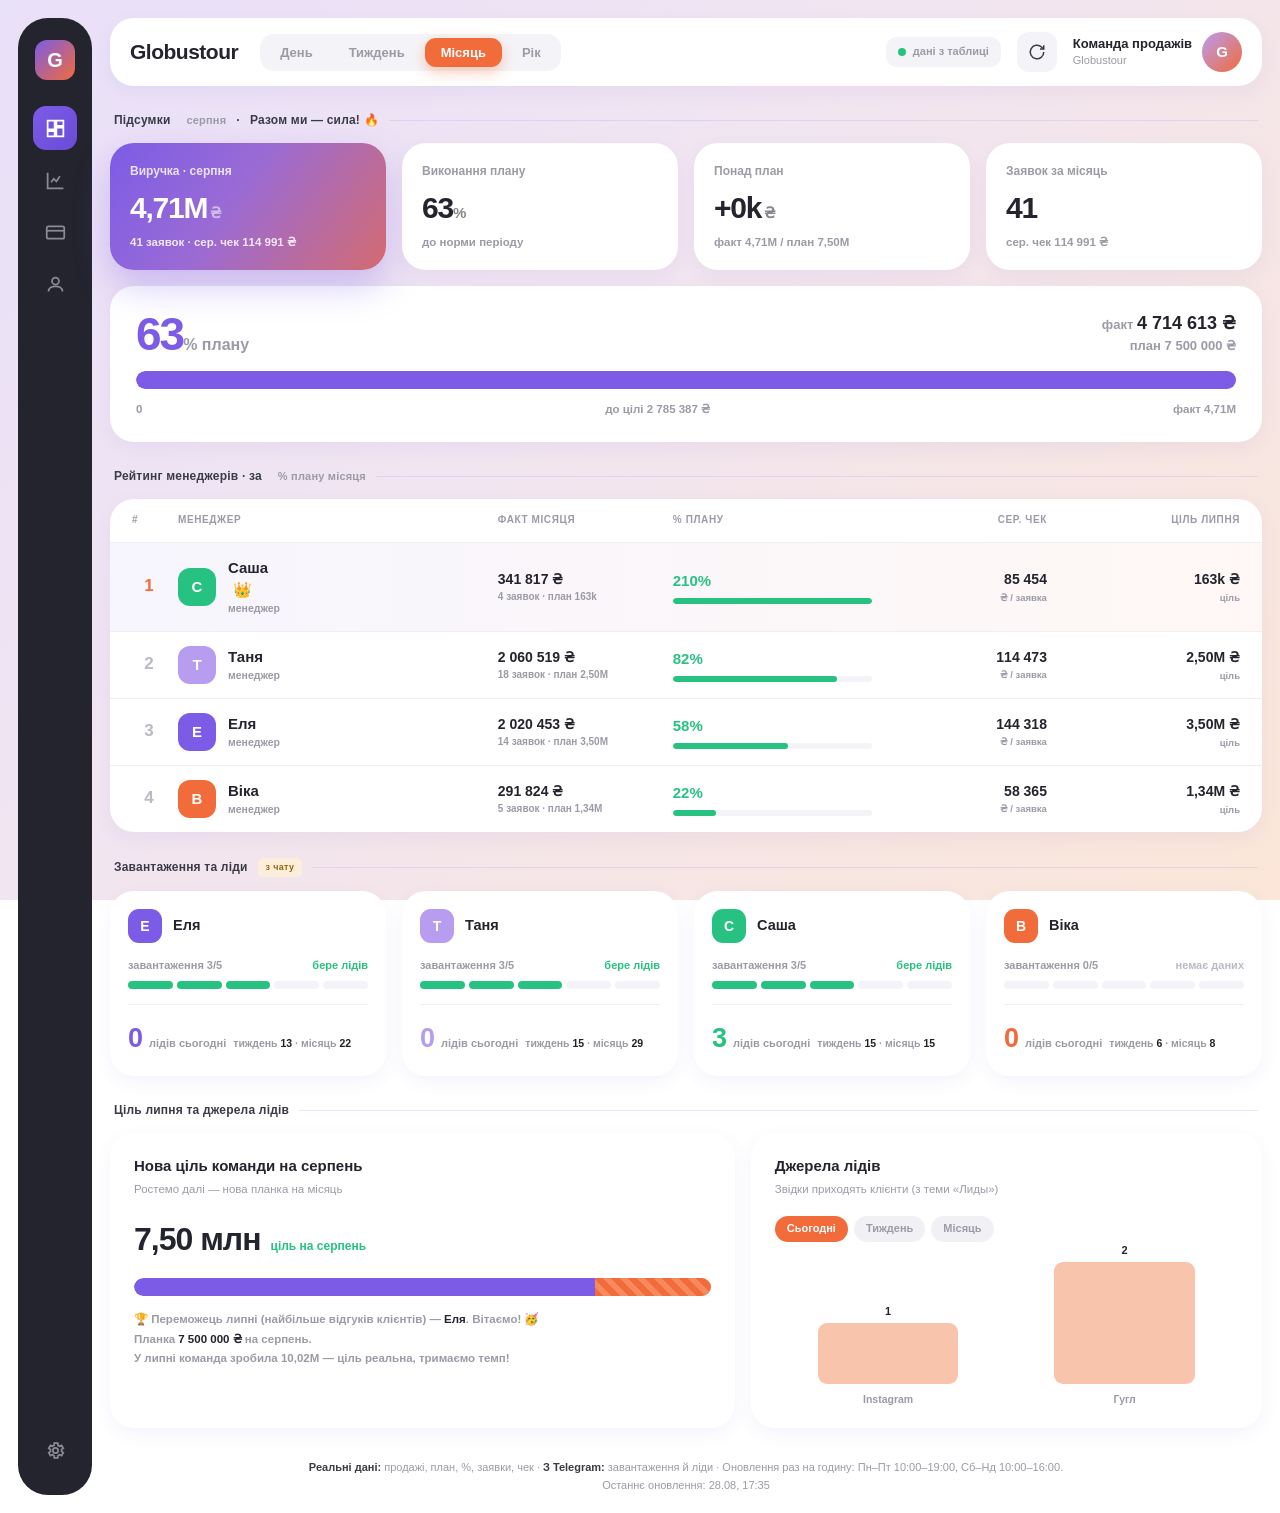
<file: index.html>
<!DOCTYPE html>
<html lang="uk">
<head>
<meta charset="UTF-8">
<meta name="viewport" content="width=device-width, initial-scale=1.0, viewport-fit=cover, maximum-scale=1.0, user-scalable=no">
<meta http-equiv="Cache-Control" content="no-cache, no-store, must-revalidate">
<meta http-equiv="Pragma" content="no-cache">
<meta http-equiv="Expires" content="0">
<title>Globustour — Live дашборд команди</title>
<script src="https://telegram.org/js/telegram-web-app.js"></script>
<style>
  *{box-sizing:border-box;margin:0;padding:0}
  :root{
    --ink:#23242E; --ink2:#3A3B47; --muted:#9A9BA6; --muted2:#B9BAC4;
    --surface:#FFFFFF; --line:#EEEEF3; --soft:#F4F4F8;
    --purple:#7C5CE6; --purple-deep:#6A4BD6; --purple-soft:#EDE7FB;
    --coral:#F26B3A; --coral-soft:#F8A98A; --coral-bg:#FCE6DB;
    --green:#27C281; --green-bg:#E2F6EE; --amber:#F2A33A; --amber-bg:#FBEFDC; --red:#F0604C;
    --shadow:0 12px 34px rgba(110,84,200,.10); --shadow-sm:0 6px 18px rgba(110,84,200,.07);
    --r:18px; --r-lg:24px; --r-xl:30px;
  }
  html,body{font-family:-apple-system,BlinkMacSystemFont,'Segoe UI',Roboto,Helvetica,sans-serif;color:var(--ink);-webkit-font-smoothing:antialiased;line-height:1.45;
    background:linear-gradient(135deg,#E9E0F9 0%,#F1E5F1 42%,#FBE6D8 100%);background-attachment:fixed;min-height:100vh}
  body{overscroll-behavior-y:none}
  .app{display:flex;min-height:100vh;padding:18px;gap:18px;
    padding-top:calc(18px + env(safe-area-inset-top));padding-bottom:calc(18px + env(safe-area-inset-bottom))}
  .sidebar{width:74px;flex-shrink:0;background:#23242E;border-radius:var(--r-xl);display:flex;flex-direction:column;align-items:center;padding:22px 0;gap:8px}
  .sidebar .brandmark{width:40px;height:40px;border-radius:12px;background:linear-gradient(135deg,var(--purple),var(--coral));display:grid;place-items:center;color:#fff;font-weight:900;font-size:20px;margin-bottom:18px}
  .sidebar .ico{width:44px;height:44px;border-radius:13px;display:grid;place-items:center;color:#8A8B97;cursor:pointer;transition:.15s}
  .sidebar .ico:hover{background:#31323E;color:#fff}
  .sidebar .ico.active{background:linear-gradient(135deg,var(--purple),var(--purple-deep));color:#fff}
  .sidebar .ico svg{width:21px;height:21px}
  .sidebar .sp{flex:1}
  .main{flex:1;min-width:0}
  .topbar{display:flex;align-items:center;gap:16px;background:var(--surface);border-radius:var(--r-lg);padding:14px 20px;box-shadow:var(--shadow-sm);margin-bottom:18px;flex-wrap:wrap}
  .topbar .logo{font-size:21px;font-weight:800;letter-spacing:-.5px;margin-right:6px}
  .toggle{display:flex;gap:4px;background:var(--soft);border-radius:14px;padding:4px}
  .toggle button{border:none;background:none;font-size:13px;font-weight:600;color:var(--muted);padding:7px 16px;border-radius:11px;cursor:pointer;font-family:inherit;transition:.15s}
  .toggle button.on{background:var(--coral);color:#fff;box-shadow:0 5px 14px rgba(242,107,58,.35)}
  .topbar .grow{flex:1}
  .status{display:flex;align-items:center;gap:7px;font-size:11px;font-weight:600;color:var(--muted);background:var(--soft);padding:7px 12px;border-radius:11px}
  .status .ledot{width:8px;height:8px;border-radius:50%;background:var(--green)}
  .status.stale .ledot{background:var(--amber)}
  .status.off .ledot{background:var(--muted2)}
  .topbar .tb-ic{width:40px;height:40px;border-radius:12px;background:var(--soft);display:grid;place-items:center;color:var(--ink2);flex-shrink:0;cursor:pointer}
  .topbar .tb-ic svg{width:18px;height:18px}
  .topbar .user{display:flex;align-items:center;gap:10px}
  .topbar .user .nm{font-size:13px;font-weight:700}
  .topbar .user .nm small{display:block;font-size:11px;color:var(--muted);font-weight:500}
  .topbar .user .ava{width:40px;height:40px;border-radius:50%;background:linear-gradient(135deg,#B89CF0,#F26B3A);display:grid;place-items:center;color:#fff;font-weight:800;font-size:15px}
  .sectitle{font-size:12px;color:var(--ink2);font-weight:800;letter-spacing:.2px;margin:26px 4px 14px;display:flex;align-items:center;gap:10px}
  .sectitle .ln{flex:1;height:1px;background:rgba(124,92,230,.14)}
  .demo{font-size:9px;background:var(--amber-bg);color:#9a6410;font-weight:800;padding:3px 8px;border-radius:6px;letter-spacing:.3px}
  .hint{font-size:11px;color:var(--muted);font-weight:600;margin-left:6px}
  .kpis{display:grid;grid-template-columns:repeat(4,1fr);gap:16px}
  .kpi{background:var(--surface);border-radius:var(--r-lg);padding:20px;box-shadow:var(--shadow-sm)}
  .kpi.hero{background:linear-gradient(125deg,#7C5CE6 0%,#9B6BD4 45%,#F26B3A 130%);color:#fff;box-shadow:0 16px 36px rgba(124,92,230,.32)}
  .kpi .lbl{font-size:12px;font-weight:700;color:var(--muted);margin-bottom:12px}
  .kpi.hero .lbl{color:rgba(255,255,255,.82)}
  .kpi .val{font-size:30px;font-weight:800;letter-spacing:-1.2px;line-height:1}
  .kpi .val span{font-size:15px;font-weight:700;opacity:.55}
  .kpi .meta{font-size:11.5px;font-weight:600;color:var(--muted);margin-top:11px}
  .kpi.hero .meta{color:rgba(255,255,255,.85)}
  .kpi .meta b{color:var(--green)} .kpi.hero .meta b{color:#fff}
  .up{color:var(--green);font-weight:800}
  .planfact{background:var(--surface);border-radius:var(--r-lg);padding:24px 26px;margin-top:16px;box-shadow:var(--shadow-sm)}
  .pf-row{display:flex;justify-content:space-between;align-items:flex-end;margin-bottom:10px;flex-wrap:wrap;gap:10px}
  .pf-pct{font-size:46px;font-weight:800;letter-spacing:-2px;color:var(--purple);line-height:.9}
  .pf-pct span{font-size:16px;color:var(--muted);font-weight:700;letter-spacing:0}
  .pf-amt{text-align:right;font-size:13px;color:var(--muted);font-weight:600}
  .pf-amt b{color:var(--ink);font-size:18px}
  .track{height:18px;background:var(--soft);border-radius:10px;overflow:hidden;position:relative;display:flex;margin-top:16px}
  .track .base{height:100%;background:var(--purple);border-radius:10px 0 0 10px}
  .track .over{height:100%;background:repeating-linear-gradient(45deg,#F26B3A,#F26B3A 6px,#f7895f 6px,#f7895f 12px)}
  .pf-mark{position:absolute;top:-4px;bottom:-4px;width:2px;background:var(--ink);opacity:.55}
  .pf-leg{display:flex;justify-content:space-between;margin-top:12px;font-size:11.5px;color:var(--muted);font-weight:600}
  .mtable{background:var(--surface);border-radius:var(--r-lg);overflow:hidden;box-shadow:var(--shadow-sm)}
  .mhead,.mrow{display:grid;grid-template-columns:34px 1.7fr .9fr 1.1fr .9fr 1fr;gap:12px;align-items:center;padding:14px 22px}
  .mhead{font-size:10px;color:var(--muted);text-transform:uppercase;letter-spacing:.6px;font-weight:800;border-bottom:1px solid var(--line)}
  .mhead .r{text-align:right}
  .mrow{border-bottom:1px solid var(--line)} .mrow:last-child{border-bottom:none}
  .mrow:hover{background:#FBFAFE}
  .mrow.lead-row{background:linear-gradient(90deg,rgba(124,92,230,.06),rgba(242,107,58,.05))}
  .mrow .rank{font-size:17px;font-weight:800;color:var(--muted2);text-align:center}
  .mrow.lead-row .rank{color:var(--coral)}
  .who{display:flex;align-items:center;gap:12px}
  .av{width:38px;height:38px;border-radius:12px;display:grid;place-items:center;font-weight:800;font-size:15px;color:#fff;flex-shrink:0}
  .who .nm{font-size:15px;font-weight:700;display:flex;flex-direction:column}
  .who .nm small{font-size:10.5px;color:var(--muted);font-weight:600;margin-top:1px}
  .crown{margin-left:5px}
  .mrow .fact{font-size:14px;font-weight:700}
  .mrow .fact small{display:block;font-size:10px;color:var(--muted);font-weight:600;margin-top:1px}
  .pctcell{display:flex;flex-direction:column;gap:6px}
  .pctcell .pv{font-size:15px;font-weight:800;color:var(--green)}
  .pbar{height:6px;background:var(--soft);border-radius:4px;overflow:hidden}
  .pbar>i{display:block;height:100%;border-radius:4px;background:var(--green)}
  .check{text-align:right;font-size:14px;font-weight:700}
  .check small{display:block;font-size:9.5px;color:var(--muted);font-weight:600;margin-top:1px}
  .july{text-align:right}
  .july .jv{font-size:14px;font-weight:800}
  .july .jl{font-size:9.5px;color:var(--muted);font-weight:600;margin-top:2px}
  .load{display:grid;grid-template-columns:repeat(4,1fr);gap:16px}
  .lcard{background:var(--surface);border-radius:var(--r-lg);padding:18px;box-shadow:var(--shadow-sm)}
  .lcard .lt{display:flex;align-items:center;gap:11px;margin-bottom:15px}
  .lcard .lt .av{width:34px;height:34px;border-radius:11px;font-size:14px}
  .lcard .lt .ln2{font-size:14.5px;font-weight:700}
  .lcard .wlnum{font-size:11px;font-weight:700;color:var(--muted);margin-bottom:7px;display:flex;justify-content:space-between;gap:6px}
  .wlnum .st{font-weight:800;text-align:right}
  .dots{display:flex;gap:4px;margin-bottom:15px}
  .dots i{flex:1;height:8px;border-radius:4px;background:var(--soft)}
  .lcard .lead{display:flex;align-items:baseline;gap:7px;padding-top:14px;border-top:1px solid var(--line)}
  .lcard .lead .ln3{font-size:27px;font-weight:800;letter-spacing:-1px}
  .lcard .lead .lx{font-size:11px;color:var(--muted);font-weight:600}
  .lcard .lead .lxwm{font-size:10.5px;color:var(--muted);font-weight:700;margin-top:3px}
  .lcard .lead .lxwm b{color:var(--text,#222)}
  .srctabs{display:flex;gap:6px;margin-bottom:14px}
  .srctabs span{font-size:11px;font-weight:700;color:var(--muted);background:#F1F1F5;border-radius:999px;padding:5px 12px;cursor:pointer;user-select:none;transition:.15s}
  .srctabs span.on{background:var(--coral,#F26B3A);color:#fff}
  .srcempty{font-size:12px;color:var(--muted);font-weight:600;padding:40px 0;text-align:center;width:100%}
  .two{display:grid;grid-template-columns:1.1fr .9fr;gap:16px}
  .panel{background:var(--surface);border-radius:var(--r-lg);padding:22px 24px;box-shadow:var(--shadow-sm)}
  .panel h3{font-size:15px;font-weight:800;margin-bottom:4px}
  .panel .ph{font-size:11.5px;color:var(--muted);font-weight:500;margin-bottom:18px}
  .jtot{display:flex;align-items:baseline;gap:10px;margin-bottom:15px}
  .jtot .n{font-size:32px;font-weight:800;letter-spacing:-1px}
  .jtot .d{font-size:12px;font-weight:700;color:var(--green)}
  .jbar-leg{font-size:11.5px;color:var(--muted);font-weight:600;line-height:1.7}
  .jbar-leg b{color:var(--ink)}
  .bars{display:flex;align-items:flex-end;justify-content:space-between;gap:10px;height:150px;padding-top:6px}
  .bcol{flex:1;display:flex;flex-direction:column;align-items:center;gap:9px;height:100%;justify-content:flex-end}
  .bcol .bwrap{width:100%;flex:1;display:flex;align-items:flex-end;justify-content:center}
  .bcol .b{width:62%;border-radius:9px;min-height:10px;position:relative}
  .bcol .bv{position:absolute;top:-19px;left:50%;transform:translateX(-50%);font-size:11px;font-weight:800;color:var(--ink)}
  .bcol .bl{font-size:10.5px;font-weight:700;color:var(--muted);text-align:center;line-height:1.2}
  .bcol.hot .bl{color:var(--coral)}
  .foot{font-size:11px;color:var(--muted);text-align:center;margin-top:30px;line-height:1.7;font-weight:500}
  .foot b{color:var(--ink2)}
  @media(max-width:1000px){.kpis{grid-template-columns:repeat(2,1fr)}.two{grid-template-columns:1fr}.load{grid-template-columns:repeat(2,1fr)}}
  @media(max-width:760px){
    .app{padding:12px;gap:0;flex-direction:column}.sidebar{display:none}
    .topbar{padding:12px 14px;gap:10px}.topbar .toggle{order:3;width:100%;overflow:auto}.topbar .user .nm{display:none}
    .mhead{display:none}
    .mrow{grid-template-columns:26px 1fr auto;grid-template-areas:'rank who pct' 'rank fact july' 'rank check july';row-gap:6px;padding:15px 14px}
    .mrow .rank{grid-area:rank} .who{grid-area:who} .mrow .fact{grid-area:fact}
    .pctcell{grid-area:pct;align-items:flex-end} .check{grid-area:check;text-align:left} .july{grid-area:july}
  }
  @media(max-width:460px){.kpis{grid-template-columns:1fr}.load{grid-template-columns:1fr}}
</style>
</head>
<body>
<div class="app">
  <aside class="sidebar">
    <div class="brandmark">G</div>
    <div class="ico active" title="Дашборд"><svg viewBox="0 0 24 24" fill="none" stroke="currentColor" stroke-width="2"><path d="M3 13h8V3H3zM13 21h8V11h-8zM13 3v6h8V3zM3 21h8v-6H3z"/></svg></div>
    <div class="ico" title="Рейтинг"><svg viewBox="0 0 24 24" fill="none" stroke="currentColor" stroke-width="2"><path d="M3 3v18h18"/><path d="M7 14l3-4 3 3 4-6"/></svg></div>
    <div class="ico" title="Заявки"><svg viewBox="0 0 24 24" fill="none" stroke="currentColor" stroke-width="2"><rect x="2" y="5" width="20" height="14" rx="2"/><path d="M2 10h20"/></svg></div>
    <div class="ico" title="Команда"><svg viewBox="0 0 24 24" fill="none" stroke="currentColor" stroke-width="2"><circle cx="12" cy="8" r="4"/><path d="M4 20c0-4 4-6 8-6s8 2 8 6"/></svg></div>
    <div class="sp"></div>
    <div class="ico" title="Налаштування"><svg viewBox="0 0 24 24" fill="none" stroke="currentColor" stroke-width="2"><circle cx="12" cy="12" r="3"/><path d="M19 12a7 7 0 0 0-.1-1l2-1.5-2-3.4-2.3 1a7 7 0 0 0-1.7-1l-.3-2.5h-4l-.3 2.5a7 7 0 0 0-1.7 1l-2.3-1-2 3.4 2 1.5a7 7 0 0 0 0 2l-2 1.5 2 3.4 2.3-1a7 7 0 0 0 1.7 1l.3 2.5h4l.3-2.5a7 7 0 0 0 1.7-1l2.3 1 2-3.4-2-1.5a7 7 0 0 0 .1-1z"/></svg></div>
  </aside>

  <main class="main">
    <div class="topbar">
      <div class="logo">Globustour</div>
      <div class="toggle" id="toggle">
        <button data-p="day">День</button><button data-p="week">Тиждень</button><button data-p="month" class="on">Місяць</button><button data-p="year">Рік</button>
      </div>
      <div class="grow"></div>
      <div class="status" id="status" title="Оновлення раз на годину: Пн–Пт 10:00–19:00, Сб–Нд 10:00–16:00"><span class="ledot"></span><span id="statustext">дані з таблиці</span></div>
      <div class="tb-ic" id="refresh" title="Оновити зараз"><svg viewBox="0 0 24 24" fill="none" stroke="currentColor" stroke-width="2"><path d="M21 12a9 9 0 1 1-3-6.7L21 8"/><path d="M21 3v5h-5"/></svg></div>
      <div class="user"><div class="nm">Команда продажів<small>Globustour</small></div><div class="ava">G</div></div>
    </div>

    <div class="sectitle">Підсумки <span class="hint" id="periodlabel">червня</span> · <span id="motivation">Йдемо до мети — без зупинок! 🎯</span><span class="ln"></span></div>
    <div class="kpis" id="kpis"></div>
    <div class="planfact" id="planfact"></div>

    <div class="sectitle">Рейтинг менеджерів · за <span class="hint" id="ratelabel">% плану місяця</span><span class="ln"></span></div>
    <div class="mtable">
      <div class="mhead"><div>#</div><div>Менеджер</div><div id="th-fact">Факт</div><div>% плану</div><div class="r">Сер. чек</div><div class="r">Ціль липня</div></div>
      <div id="mrows"></div>
    </div>

    <div class="sectitle">Завантаження та ліди <span class="demo" id="loadsrc">демо</span><span class="ln"></span></div>
    <div class="load" id="load"></div>

    <div class="sectitle">Ціль липня та джерела лідів <span class="ln"></span></div>
    <div class="two">
      <div class="panel">
        <h3>Нова ціль команди на серпень</h3>
        <div class="ph">Ростемо далі — нова планка на місяць</div>
        <div class="jtot"><div class="n" id="jtotn"></div><div class="d" id="jtotd"></div></div>
        <div class="track"><div class="base" style="width:80%"></div><div class="over" style="width:20%"></div></div>
        <div class="jbar-leg" id="jleg" style="margin-top:14px"></div>
      </div>
      <div class="panel">
        <h3>Джерела лідів</h3>
        <div class="ph">Звідки приходять клієнти (з теми «Лиды»)</div>
        <div class="srctabs" id="srctabs">
          <span data-p="today" class="on">Сьогодні</span>
          <span data-p="week">Тиждень</span>
          <span data-p="month">Місяць</span>
        </div>
        <div class="bars" id="sources"></div>
      </div>
    </div>

    <div class="foot" id="foot"></div>
  </main>
</div>

<script>
/* ============================================================
   TELEGRAM MINI APP — ініціалізація SDK.
   Працює і як Mini App у Telegram, і як звичайна веб-сторінка.
   ============================================================ */
var TG = (window.Telegram && window.Telegram.WebApp) ? window.Telegram.WebApp : null;
if(TG){
  try{
    TG.ready();
    TG.expand();                                  // на весь екран
    if(TG.enableClosingConfirmation) TG.enableClosingConfirmation();
    if(TG.setHeaderColor) TG.setHeaderColor('#23242E');
    if(TG.setBackgroundColor) TG.setBackgroundColor('#F1E5F1');
    // Ім'я користувача з Telegram у шапці
    var u = TG.initDataUnsafe && TG.initDataUnsafe.user;
    if(u){
      var nm = [u.first_name, u.last_name].filter(Boolean).join(' ') || ('@'+(u.username||''));
      window.addEventListener('DOMContentLoaded', function(){
        var box = document.querySelector('.topbar .user .nm');
        if(box && nm) box.innerHTML = nm + '<small>Globustour · команда</small>';
        var ava = document.querySelector('.topbar .user .ava');
        if(ava && nm) ava.textContent = nm.trim()[0].toUpperCase();
      });
    }
  }catch(e){}
}

/* ============================================================
   НАЛАШТУВАННЯ — та сама адреса Apps Script Web App, що й у дашборді керівника.
   Поки порожньо — працюють демо-дані червня.
   ============================================================ */
var CONFIG = {
  API_URL: "",
  REFRESH_MINUTES: 60,
  HOURS: { weekday:[10,19], weekend:[10,16] }
};

var SAMPLE = {
  month:"серпень", monthDays:31, monthStart:"2026-08-01",
  plan:7500000, planByMgr:{"Еля":3500000,"Таня":2500000,"Саша":163020,"Віка":1336980},
  julyPlan:7500000, julyByMgr:{"Еля":3500000,"Таня":2500000,"Саша":163020,"Віка":1336980},
  prevMonthLabel:"липні", prevMonthTotal:10018652,
  prevMonthWinner:"Еля",
  managers:[
    {name:"Еля",role:"менеджер",color:"#7C5CE6"},
    {name:"Таня",role:"менеджер",color:"#B89CF0"},
    {name:"Саша",role:"менеджер",color:"#27C281"},
    {name:"Віка",role:"менеджер",color:"#F26B3A"}
  ],
  bookingsByMgr:{"Еля":14,"Таня":18,"Саша":4,"Віка":5},
  daily:{
    "Еля":[98618,0,0,217560,0,231204,240215,0,0,0,327230,61520,255888,0,0,0,0,22635,53310,74829,0,0,0,84582,118799,0,80463,153600],
    "Таня":[0,154577,92505,88254,103600,16453,0,112260,0,45884,136702,132410,427115,0,352568,31131,0,33175,0,96850,87600,12330,0,0,104555,0,0,32550],
    "Саша":[102310,0,0,0,60710,0,0,0,0,0,0,0,0,0,0,0,0,0,0,0,0,0,0,0,0,0,161052,17745],
    "Віка":[0,0,0,156055,60710,13936,0,0,0,0,0,0,0,12000,0,0,0,0,0,0,0,0,0,0,0,0,0,49123]
  },
  load:{"Еля":3,"Таня":3,"Саша":3,"Віка":0},
  leads:{"Еля":0,"Таня":0,"Саша":3,"Віка":0},
  leadsWeek:{"Еля":13,"Таня":15,"Саша":15,"Віка":6},
  leadsMonth:{"Еля":22,"Таня":29,"Саша":15,"Віка":8},
  sources:[{n:"Instagram",v:1},{n:"Гугл",v:2}],
  sourcesWeek:[{n:"Instagram",v:11},{n:"Постійний",v:20},{n:"Рекомендація",v:2},{n:"Реклама",v:4},{n:"Гугл",v:6},{n:"Вхідний",v:5},{n:"З вулиці",v:1}],
  sourcesMonth:[{n:"Instagram",v:16},{n:"Постійний",v:29},{n:"Гугл",v:11},{n:"Вхідний",v:10},{n:"Рекомендація",v:3},{n:"Реклама",v:4},{n:"З вулиці",v:1}],
  updated:"2026-08-28T17:35:00", live:true
};

var DATA = SAMPLE, PERIOD = "month";
var MONTHGEN={"січень":"січня","лютий":"лютого","березень":"березня","квітень":"квітня","травень":"травня","червень":"червня","липень":"липня","серпень":"серпня","вересень":"вересня","жовтень":"жовтня","листопад":"листопада","грудень":"грудня"};

function fmt(n){return Math.round(n).toLocaleString('uk-UA').replace(/ /g,' ').replace(/,/g,' ');}
function fmtM(n){return (n/1e6).toFixed(2).replace('.',',')+' млн';}
function fmtK(n){return n>=1e6?(n/1e6).toFixed(2).replace('.',',')+'M':Math.round(n/1000)+'k';}

function currentDayIndex(){
  if(DATA.updated){var d=new Date(DATA.updated); if(!isNaN(d)) return Math.min(d.getDate(),DATA.monthDays);}
  var last=DATA.monthDays;
  for(var i=DATA.monthDays-1;i>=0;i--){var s=0;DATA.managers.forEach(function(m){s+=(DATA.daily[m.name]||[])[i]||0;});if(s>0){last=i+1;break;}}
  return last;
}
function periodRange(){
  var today=currentDayIndex();
  if(PERIOD==="day")  return [today,today];
  if(PERIOD==="week") return [Math.max(1,today-6),today];
  return [1,DATA.monthDays];
}
function sumMgr(name,from,to){var a=DATA.daily[name]||[],s=0;for(var i=from;i<=to;i++)s+=a[i-1]||0;return s;}
function periodWord(){
  var m=MONTHGEN[DATA.month]||DATA.month;
  if(PERIOD==="day")  return "сьогодні";
  if(PERIOD==="week") return "за тиждень";
  if(PERIOD==="year") return "за рік";
  return m;
}

var MOTIVATIONS=[
  "Йдемо до мети — без зупинок! 🎯",
  "Ніколи не здаємось! 💪",
  "Тільки вперед! 🚀",
  "Разом ми — сила! 🔥",
  "Віримо й перемагаємо! ⭐",
  "Кожен дзвінок — крок до продажу! 📞",
  "Сьогодні — наш день! ☀️",
  "Мрії клієнтів — наша робота! ✈️",
  "Маленькі кроки — великі результати! 📈",
  "Посмішка продає! 😊",
  "Ми — команда мрії! 💛",
  "Роби більше, ніж учора! 🌟",
  "Успіх любить наполегливих! 🏆",
  "Тримаємо темп — до нових рекордів! 🚀"
];
function dailyMotivation(){
  var d=new Date(), doy=Math.floor((d-new Date(d.getFullYear(),0,0))/86400000);
  return MOTIVATIONS[doy % MOTIVATIONS.length];
}

function render(){
  var el=document.getElementById('motivation'); if(el) el.textContent=dailyMotivation();
  var rng=periodRange(), from=rng[0], to=rng[1], isMonth=(PERIOD==="month"||PERIOD==="year");
  var fact=0, factBy={};
  DATA.managers.forEach(function(m){var v=sumMgr(m.name,from,to);factBy[m.name]=v;fact+=v;});
  var planFull=DATA.plan, planByMgr=DATA.planByMgr;
  var planPeriod = isMonth ? planFull : planFull*((to-from+1)/DATA.monthDays);
  var pct = planPeriod>0 ? fact/planPeriod*100 : 0;
  var bookings = DATA.bookingsByMgr ? Object.keys(DATA.bookingsByMgr).reduce(function(s,k){return s+DATA.bookingsByMgr[k];},0) : 0;
  var avgCheck = (isMonth && bookings)? fact/bookings : 0;

  document.getElementById('periodlabel').textContent=periodWord();
  document.getElementById('ratelabel').textContent = isMonth? "% плану місяця":"% норми періоду";
  document.getElementById('th-fact').textContent = isMonth? "Факт місяця":"Факт періоду";

  var kpis=[
    {hero:1,lbl:'Виручка · '+periodWord(),val:fmtK(fact),unit:' ₴',meta:(isMonth?(bookings+' заявок · сер. чек '+fmt(avgCheck)+' ₴'):('дні '+from+'–'+to))},
    {lbl:'Виконання плану',val:Math.round(pct),unit:'%',meta:(pct>=100?'<span class="up">+'+Math.round(pct-100)+'%</span> понад норму':'до норми періоду')},
    {lbl:(isMonth?'Понад план':'Норма періоду'),val:(isMonth?('+'+fmtK(Math.max(0,fact-planFull))):fmtK(planPeriod)),unit:' ₴',meta:(isMonth?('факт '+fmtK(fact)+' / план '+fmtK(planFull)):('факт '+fmtK(fact)))},
    {lbl:(isMonth?'Заявок за місяць':'Заявок (міс.)'),val:bookings,unit:'',meta:(isMonth?('сер. чек '+fmt(avgCheck)+' ₴'):'за весь місяць')}
  ];
  document.getElementById('kpis').innerHTML=kpis.map(function(k){
    return '<div class="kpi'+(k.hero?' hero':'')+'"><div class="lbl">'+k.lbl+'</div><div class="val">'+k.val+'<span>'+k.unit+'</span></div><div class="meta">'+k.meta+'</div></div>';
  }).join('');

  var planPos = fact>0? Math.min(planPeriod/fact*100,100):100;
  document.getElementById('planfact').innerHTML=
    '<div class="pf-row"><div><div class="pf-pct">'+Math.round(pct)+'<span>% '+(isMonth?'плану':'норми')+'</span></div></div>'+
    '<div class="pf-amt">факт <b>'+fmt(fact)+' ₴</b><br>'+(isMonth?'план ':'норма ')+fmt(Math.round(planPeriod))+' ₴</div></div>'+
    '<div class="track"><div class="base" style="width:'+planPos.toFixed(1)+'%"></div>'+
    (fact>planPeriod?'<div class="over" style="width:'+(100-planPos).toFixed(1)+'%"></div>':'')+
    '<div class="pf-mark" style="left:'+planPos.toFixed(1)+'%"></div></div>'+
    '<div class="pf-leg"><span>0</span><span>'+(fact>=planPeriod?'перевиконання +'+fmt(fact-planPeriod)+' ₴':'до цілі '+fmt(planPeriod-fact)+' ₴')+'</span><span>факт '+fmtK(fact)+'</span></div>';

  var sorted;
  if(DATA.rankOrder && DATA.rankOrder.length){
    // Фіксований порядок рейтингу (оновлюється раз на день). Цифри всередині — живі.
    var byName={}; DATA.managers.forEach(function(m){byName[m.name]=m;});
    sorted=DATA.rankOrder.map(function(n){return byName[n];}).filter(Boolean);
    DATA.managers.forEach(function(m){ if(sorted.indexOf(m)<0) sorted.push(m); });
  } else {
    sorted=DATA.managers.slice().sort(function(a,b){
      return (factBy[b.name]/(planByMgr[b.name]||1))-(factBy[a.name]/(planByMgr[a.name]||1));
    });
  }
  document.getElementById('mrows').innerHTML=sorted.map(function(m,i){
    var f=factBy[m.name], planM=planByMgr[m.name]||0;
    var planMper = isMonth? planM : planM*((to-from+1)/DATA.monthDays);
    var p=planMper>0? f/planMper*100:0, first=i===0;
    var achieved=p>=100;
    var bk=DATA.bookingsByMgr?DATA.bookingsByMgr[m.name]:0;
    var checkVal=(isMonth&&bk)? Math.round(f/bk):0;
    var jm=DATA.julyByMgr[m.name]||0;
    return '<div class="mrow'+(first&&f>0?' lead-row':'')+'"><div class="rank">'+(i+1)+'</div>'+
      '<div class="who"><div class="av" style="background:'+m.color+'">'+m.name[0]+'</div>'+
        '<div class="nm">'+m.name+(achieved?'<span class="crown">👑</span>':'')+'<small>'+m.role+'</small></div></div>'+
      '<div class="fact">'+fmt(f)+' ₴<small>'+(isMonth?(bk+' заявок · план '+fmtK(planM)):('норма '+fmtK(planMper)))+'</small></div>'+
      '<div class="pctcell"><div class="pv">'+Math.round(p)+'%</div>'+
        '<div class="pbar"><i style="width:'+Math.min(p,100)+'%"></i></div></div>'+
      '<div class="check">'+(checkVal?fmt(checkVal):'—')+'<small>'+(checkVal?'₴ / заявка':'тільки міс.')+'</small></div>'+
      '<div class="july"><div class="jv">'+fmtK(jm)+' ₴</div><div class="jl">ціль</div></div></div>';
  }).join('');

  renderLoad();
  renderJuly();
  renderSources();
  renderFoot();
}

function renderLoad(){
  var WL={5:{t:"100% — лідів не бере",c:"#F0604C"},4:{t:"завантажена, 1–2 ліда",c:"#F2A33A"},3:{t:"бере лідів",c:"#27C281"},2:{t:"вільна",c:"#27C281"},1:{t:"вільна повністю",c:"#27C281"},0:{t:"немає даних",c:"#B9BAC4"}};
  document.getElementById('load').innerHTML=DATA.managers.map(function(m){
    var wl=DATA.load[m.name]||0, ld=DATA.leads[m.name]||0;
    var ldW=(DATA.leadsWeek&&DATA.leadsWeek[m.name])||0, ldM=(DATA.leadsMonth&&DATA.leadsMonth[m.name])||0;
    var w=WL[wl]||WL[0], dots='';
    for(var i=1;i<=5;i++){dots+='<i style="background:'+(i<=wl?w.c:'')+'"></i>';}
    return '<div class="lcard"><div class="lt"><div class="av" style="background:'+m.color+'">'+m.name[0]+'</div><div class="ln2">'+m.name+'</div></div>'+
      '<div class="wlnum"><span>завантаження '+wl+'/5</span><span class="st" style="color:'+w.c+'">'+w.t+'</span></div>'+
      '<div class="dots">'+dots+'</div>'+
      '<div class="lead"><div class="ln3" style="color:'+m.color+'">'+ld+'</div><div class="lx">лідів сьогодні</div>'+
      '<div class="lxwm">тиждень <b>'+ldW+'</b> · місяць <b>'+ldM+'</b></div></div></div>';
  }).join('');
  document.getElementById('loadsrc').textContent = 'з чату';
}
function renderJuly(){
  var jt=Object.keys(DATA.julyByMgr).reduce(function(s,k){return s+DATA.julyByMgr[k];},0);
  document.getElementById('jtotn').textContent=fmtM(jt);
  document.getElementById('jtotd').textContent='ціль на серпень';
  var prevL=DATA.prevMonthLabel||'минулому місяці', prevT=DATA.prevMonthTotal||0;
  var win = DATA.prevMonthWinner ? '🏆 Переможець '+prevL+' (найбільше відгуків клієнтів) — <b>'+DATA.prevMonthWinner+'</b>. Вітаємо! 🥳<br>' : '';
  document.getElementById('jleg').innerHTML=win+'Планка <b>'+fmt(jt)+' ₴</b> на серпень.<br>У '+prevL+' команда зробила '+fmtK(prevT)+' — ціль реальна, тримаємо темп!';
}
function sumAll(){var s=0;DATA.managers.forEach(function(m){s+=sumMgr(m.name,1,DATA.monthDays);});return s;}
var SRCPERIOD='today';
function renderSources(){
  var src = SRCPERIOD==='week' ? (DATA.sourcesWeek||DATA.sources||[])
          : SRCPERIOD==='month'? (DATA.sourcesMonth||DATA.sources||[])
          : (DATA.sources||[]);
  var host=document.getElementById('sources');
  if(!src.length){ host.innerHTML='<div class="srcempty">Немає лідів за цей період</div>'; return; }
  var max=Math.max.apply(null,src.map(function(s){return s.v;}))||1;
  host.innerHTML=src.map(function(s){
    var h=(s.v/max*100), bg=s.hot?'#F26B3A':'#F8C4AC';
    return '<div class="bcol'+(s.hot?' hot':'')+'"><div class="bwrap"><div class="b" style="height:'+h+'%;background:'+bg+'"><span class="bv">'+s.v+'</span></div></div><div class="bl">'+s.n+'</div></div>';
  }).join('');
}
function renderFoot(){
  var u=DATA.updated? new Date(DATA.updated):null;
  var when=u&&!isNaN(u)? u.toLocaleString('uk-UA',{day:'2-digit',month:'2-digit',hour:'2-digit',minute:'2-digit'}):'—';
  document.getElementById('foot').innerHTML=
    '<b>Реальні дані:</b> продажі, план, %, заявки, чек · <b>З Telegram:</b> завантаження й ліди · '+
    'Оновлення раз на годину: Пн–Пт 10:00–19:00, Сб–Нд 10:00–16:00.<br>Останнє оновлення: '+when;
}

function inHours(){
  var d=new Date(), day=d.getDay(), h=d.getHours();
  var w = (day>=1&&day<=5)? CONFIG.HOURS.weekday : CONFIG.HOURS.weekend;
  return h>=w[0] && h<w[1];
}
function setStatus(state,text){
  var el=document.getElementById('status'); el.className='status'+(state==='ok'?'':' '+state);
  document.getElementById('statustext').textContent=text;
}
function load(){
  if(!CONFIG.API_URL){ DATA=SAMPLE; setStatus('ok','дані з таблиці'); render(); return; }
  setStatus('ok','оновлення…');
  fetch(CONFIG.API_URL,{cache:'no-store'}).then(function(r){return r.json();}).then(function(j){
    DATA=normalize(j); render();
    setStatus(inHours()?'ok':'off', (DATA.live?'live · ':'')+(inHours()?'оновлено':'поза робочим часом'));
  }).catch(function(){ DATA=SAMPLE; render(); setStatus('stale','немає зв’язку — демо'); });
}
function normalize(j){
  var d=Object.assign({},SAMPLE,j); d.live=true;
  d.daily=j.daily||SAMPLE.daily; d.load=j.load||{}; d.leads=j.leads||{};
  d.leadsWeek=j.leadsWeek||j.leads||{}; d.leadsMonth=j.leadsMonth||j.leads||{};
  d.sources=j.sources||SAMPLE.sources; d.sourcesWeek=j.sourcesWeek||j.sources||SAMPLE.sources; d.sourcesMonth=j.sourcesMonth||j.sources||SAMPLE.sources;
  d.managers=j.managers||SAMPLE.managers;
  return d;
}

document.getElementById('toggle').addEventListener('click',function(e){
  var b=e.target.closest('button'); if(!b)return;
  [].forEach.call(this.querySelectorAll('button'),function(x){x.classList.remove('on');});
  b.classList.add('on'); PERIOD=b.dataset.p; render();
});
document.getElementById('srctabs').addEventListener('click',function(e){
  var t=e.target.closest('span'); if(!t)return;
  [].forEach.call(this.querySelectorAll('span'),function(x){x.classList.remove('on');});
  t.classList.add('on'); SRCPERIOD=t.dataset.p; renderSources();
});
document.getElementById('refresh').addEventListener('click',load);

load();
setInterval(function(){ if(!CONFIG.API_URL) return; if(inHours()) load(); else setStatus('off','поза робочим часом'); }, CONFIG.REFRESH_MINUTES*60*1000);
</script>
</body>
</html>
</file>
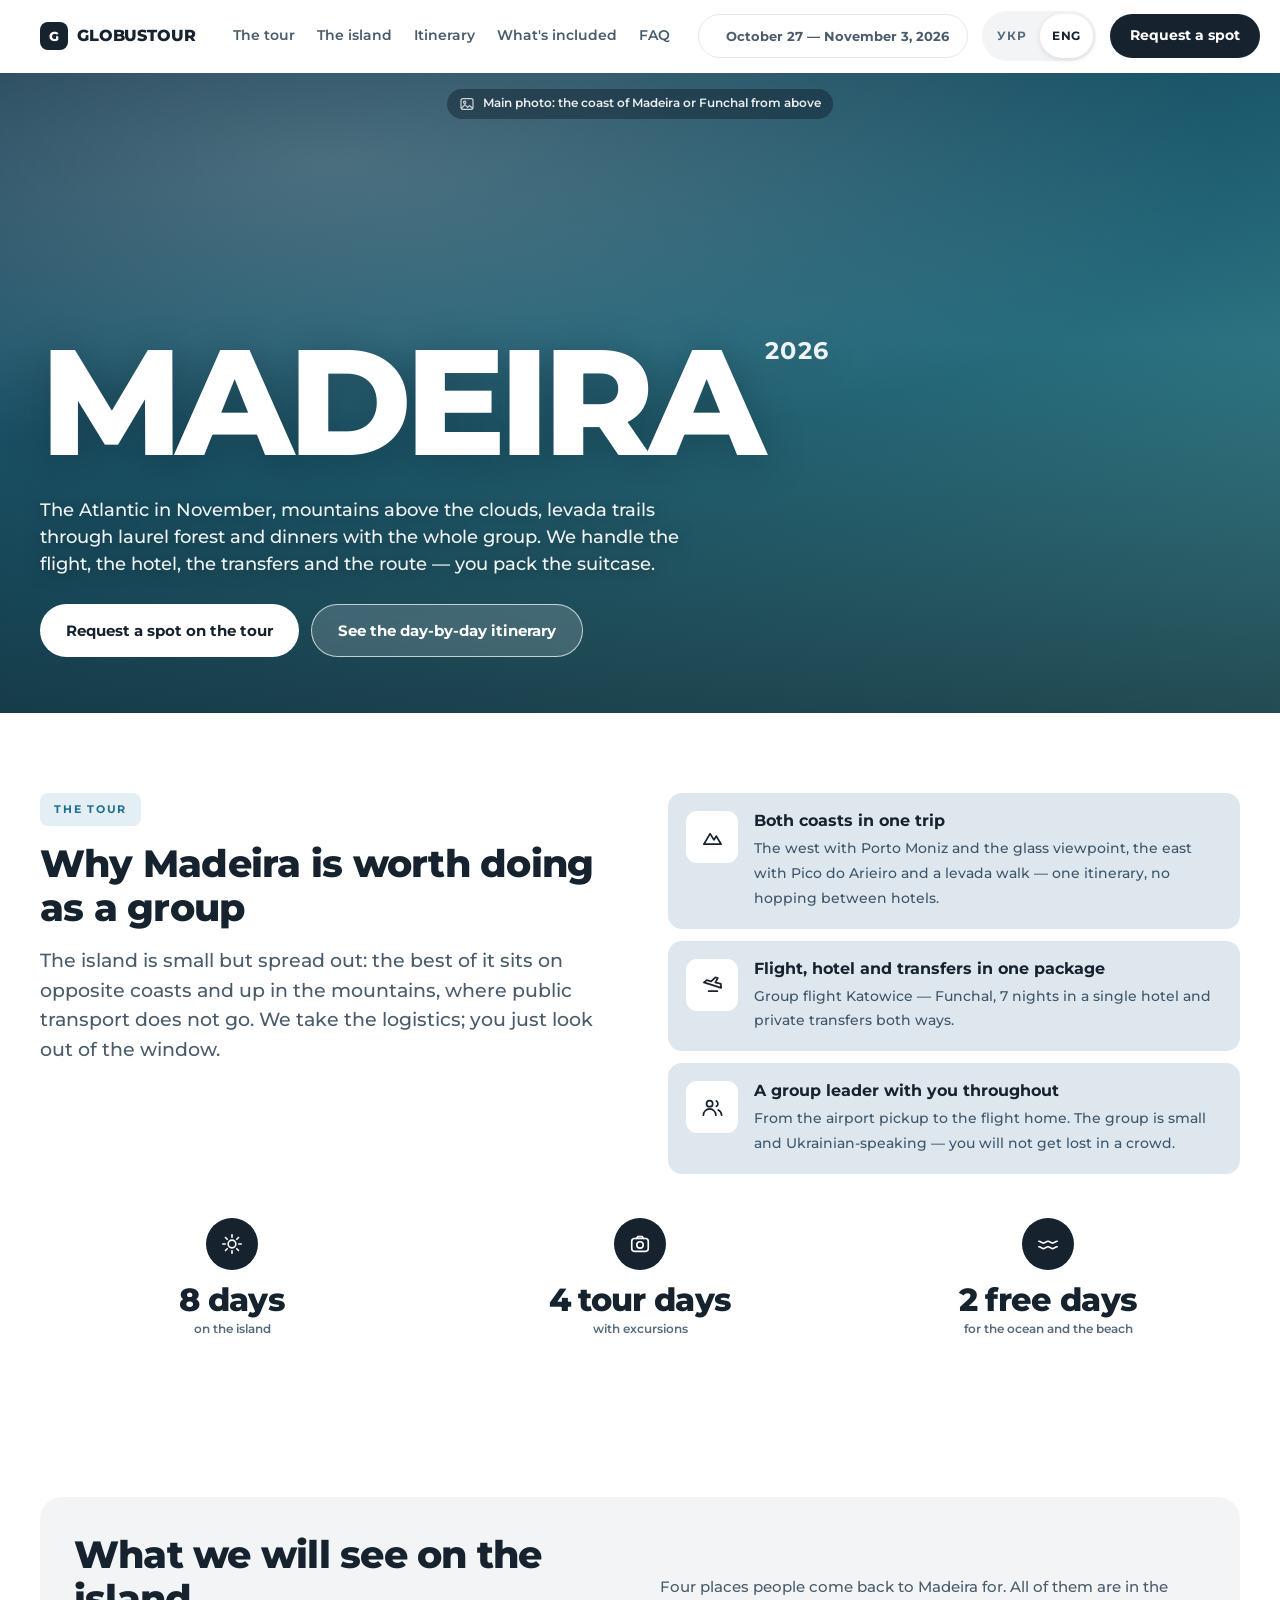
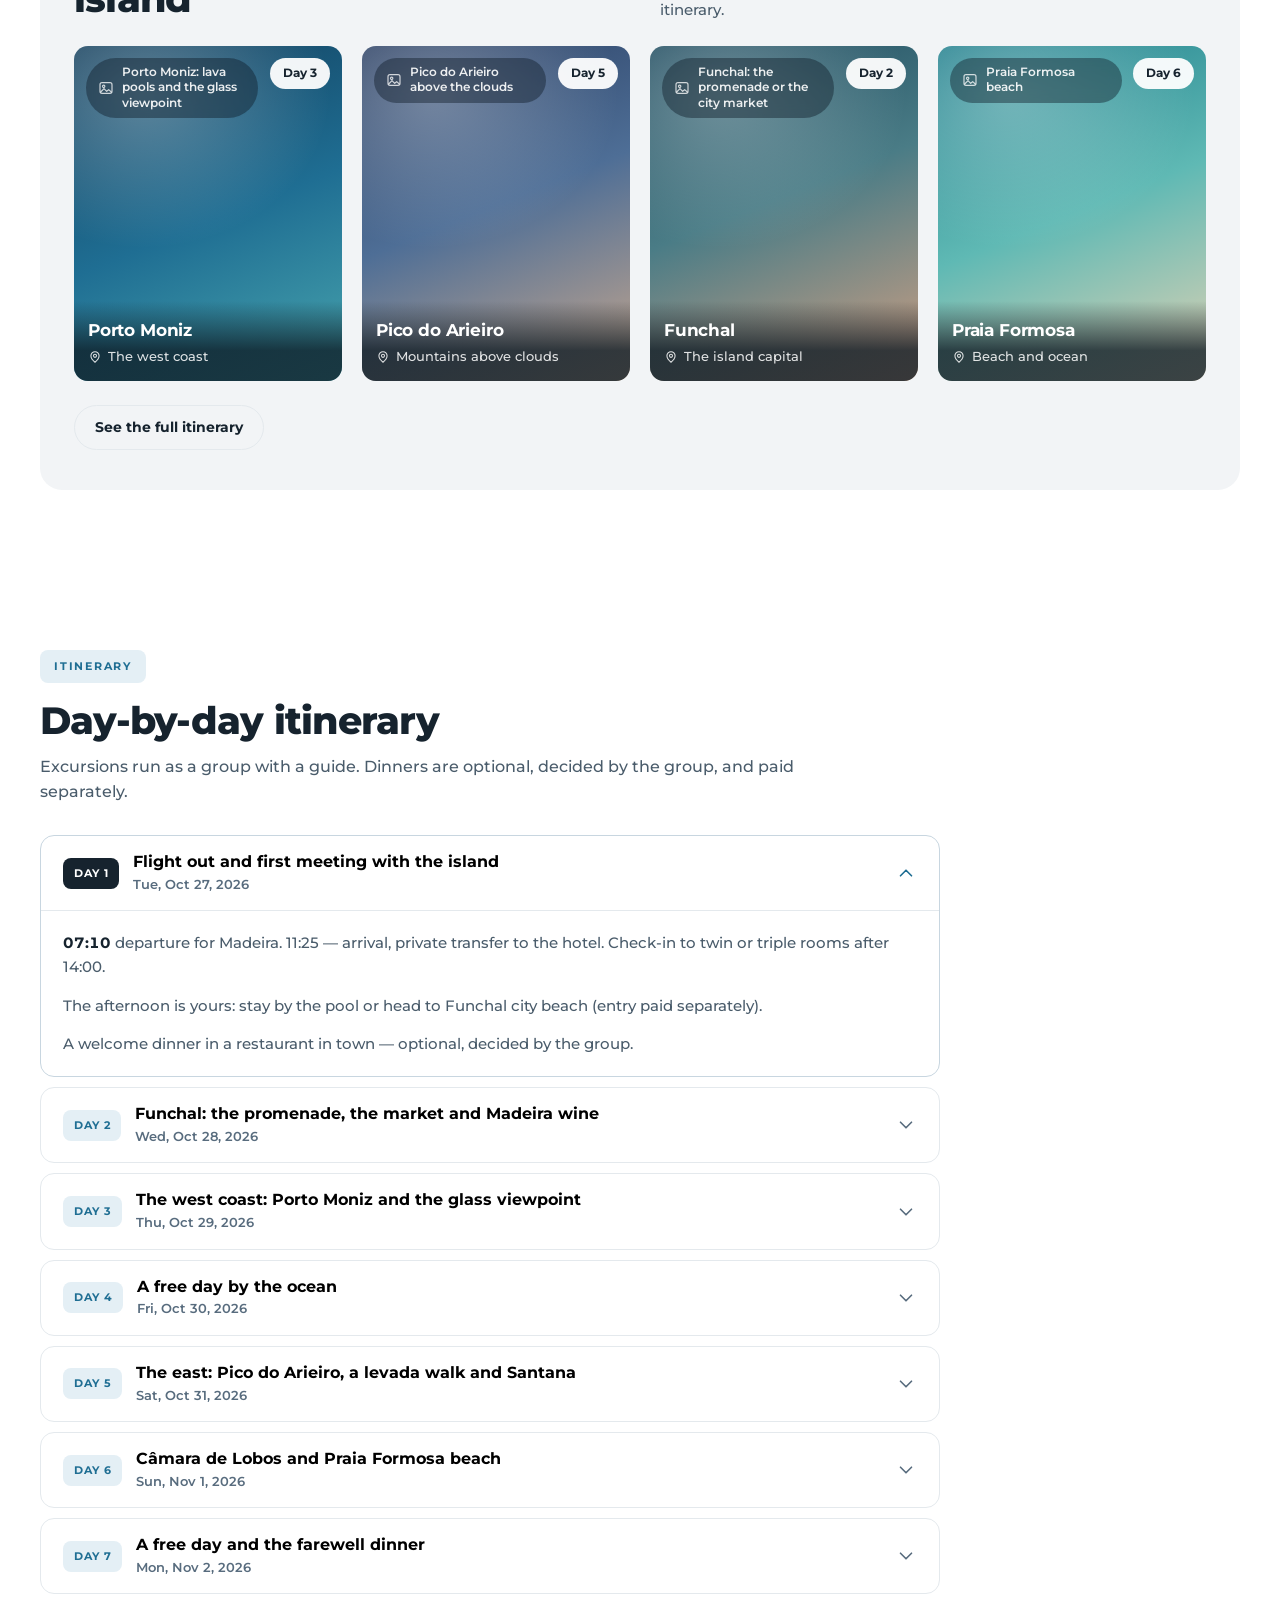
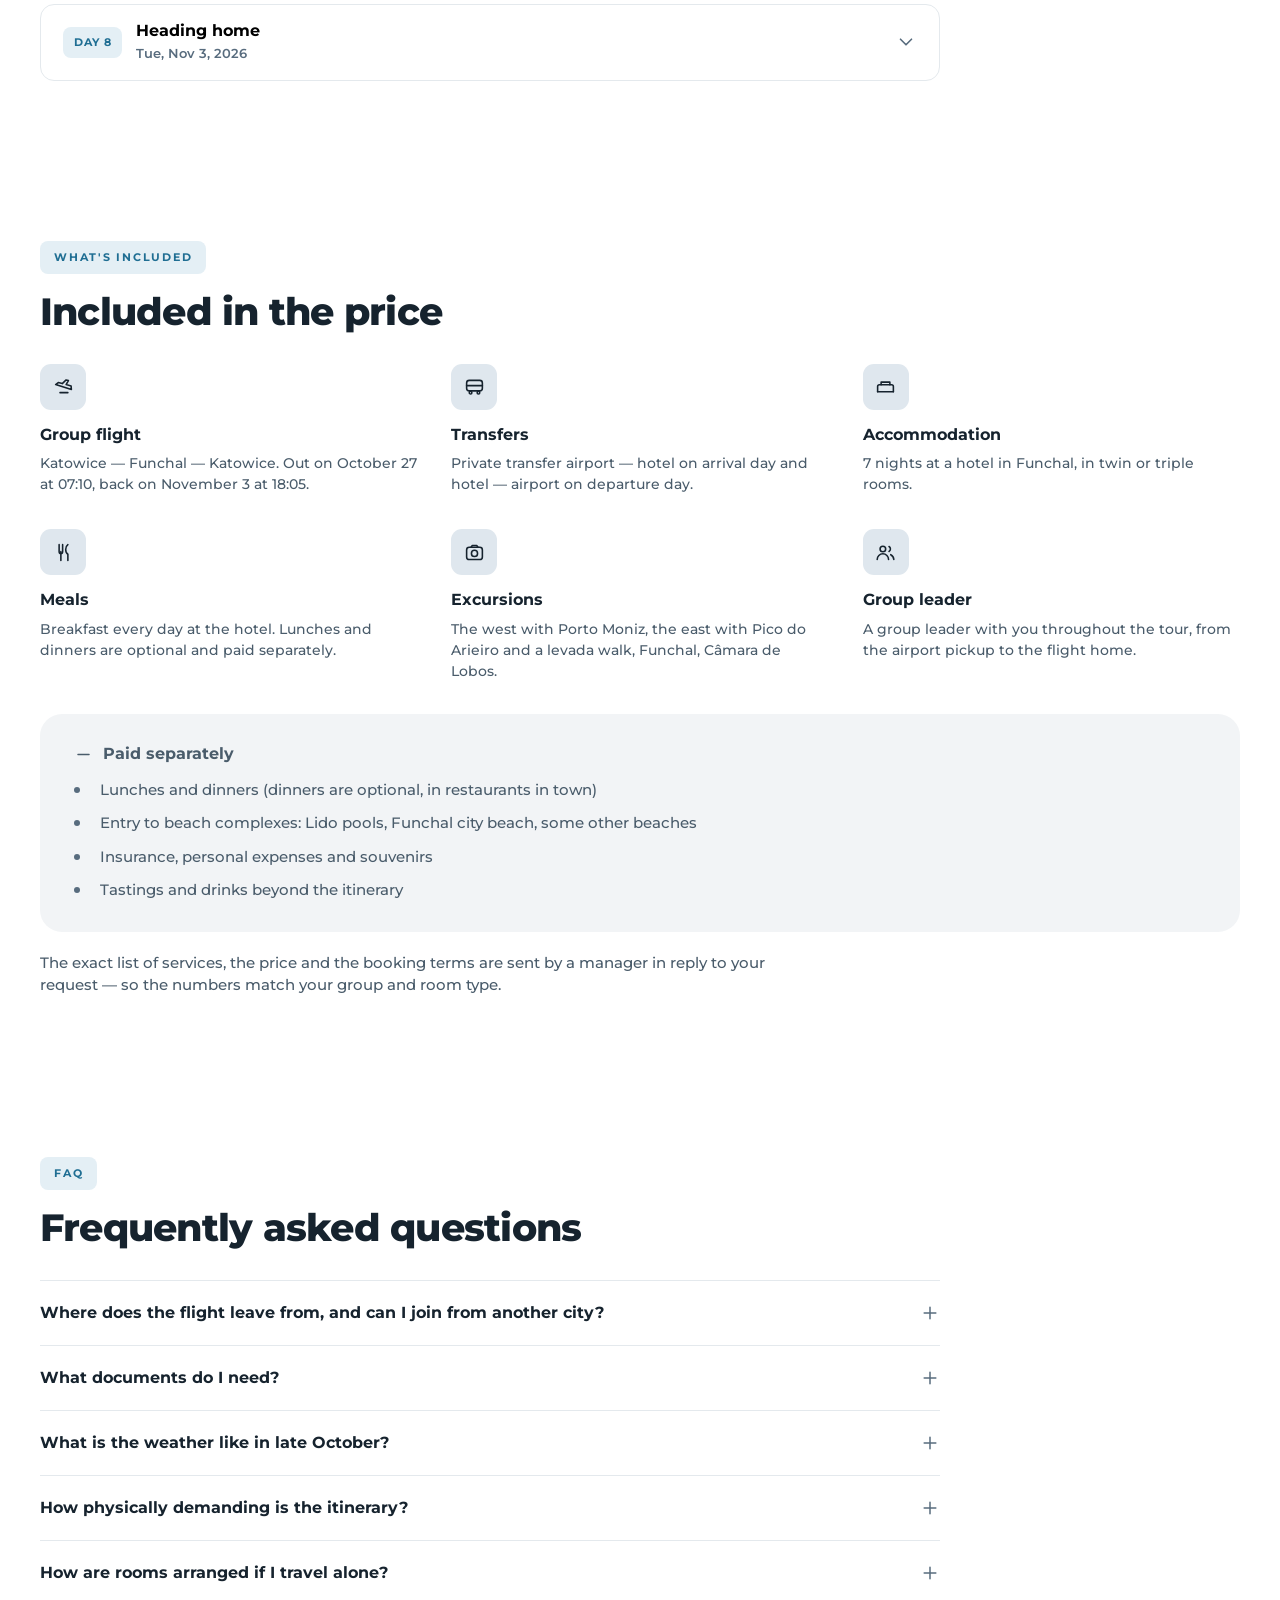
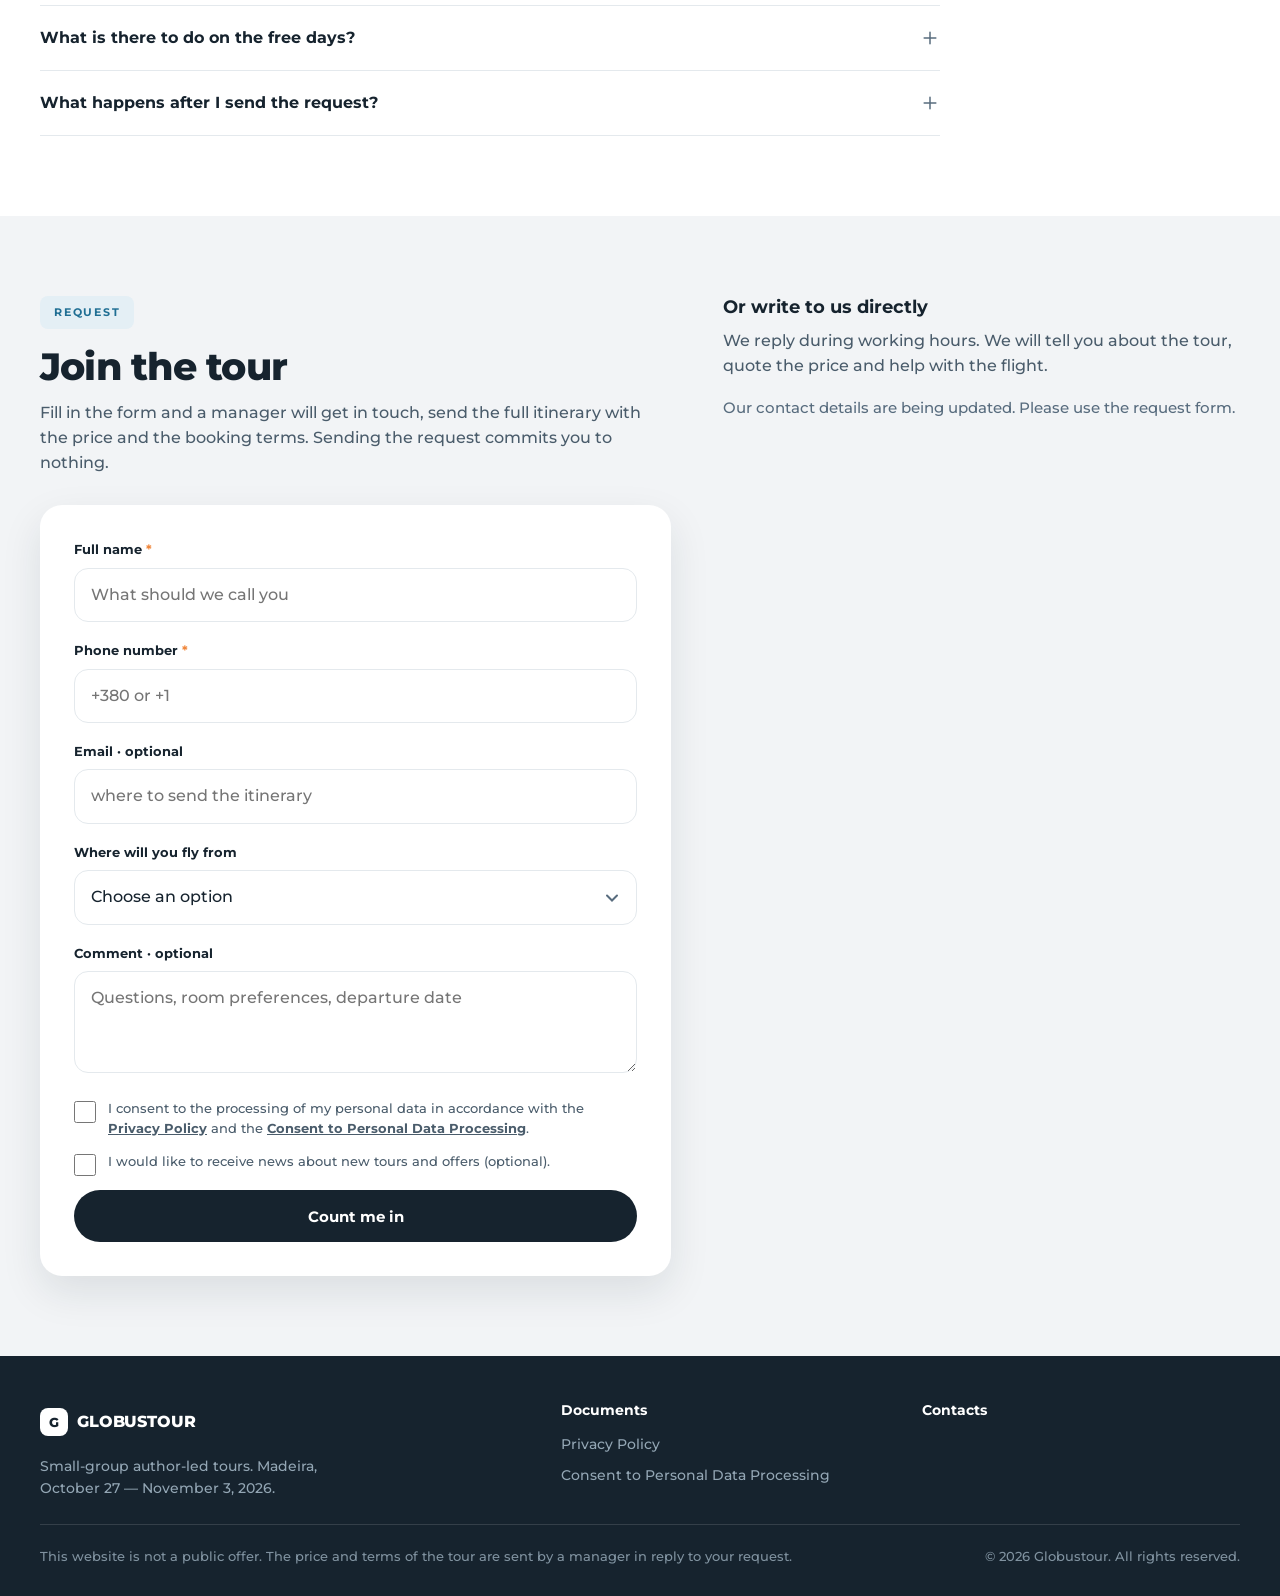
<file: madeira/index.html>
<!DOCTYPE html>
<html lang="uk">
<head>
<meta charset="UTF-8">
<meta name="viewport" content="width=device-width, initial-scale=1, viewport-fit=cover">
<title>Авторський тур на Мадейру · 27 жовтня — 3 листопада 2026 · Globustour</title>
<meta name="description" id="metaDesc" content="Вісім днів на Мадейрі з невеликою українською групою: Фуншал, Порту-Моніш, Пік Арейро, левади, океан і дегустації. Виліт з Катовіце 27.10.2026.">
<link rel="icon" href="data:image/svg+xml,%3Csvg xmlns='http://www.w3.org/2000/svg' viewBox='0 0 32 32'%3E%3Crect width='32' height='32' rx='9' fill='%2316232E'/%3E%3C/svg%3E">
<meta name="theme-color" content="#FFFFFF">
<meta property="og:type" content="website">
<meta property="og:title" id="ogTitle" content="Авторський тур на Мадейру · 27 жовтня — 3 листопада 2026">
<meta property="og:description" id="ogDesc" content="Вісім днів на Мадейрі з невеликою українською групою.">
<meta property="og:image" id="ogImage" content="og.png">
<meta property="og:image:width" content="1200">
<meta property="og:image:height" content="630">
<meta name="twitter:card" content="summary_large_image">
<link rel="canonical" id="canonical" href="./">
<link rel="apple-touch-icon" href="apple-touch-icon.png">
<link rel="alternate" hreflang="uk" href="./?lang=ua">
<link rel="alternate" hreflang="en" href="./?lang=en">
<link rel="preload" as="font" type="font/woff2" href="fonts/montserrat-800-cyrillic.woff2" crossorigin>
<link rel="stylesheet" href="fonts.css">
<link rel="stylesheet" href="styles.css">
</head>
<body>

<a class="skip" href="#top">Перейти до вмісту</a>

<header class="hdr" id="hdr">
  <div class="wrap hdr__in">
    <a class="logo" href="#top"><span class="logo__m" aria-hidden="true">G</span>GLOBUSTOUR</a>
    <nav class="nav" aria-label="Розділи сторінки">
      <a href="#why"      data-nav="about"></a>
      <a href="#spots"    data-nav="spots"></a>
      <a href="#program"  data-nav="program"></a>
      <a href="#includes" data-nav="includes"></a>
      <a href="#reviews"  data-nav="reviews" id="navReviews"></a>
      <a href="#faq"      data-nav="faq"></a>
    </nav>
    <span class="grow"></span>
    <span class="datepill" id="datePill"></span>
    <div class="lang" role="group" aria-label="Мова / Language">
      <button type="button" data-lang="ua" aria-pressed="true">УКР</button>
      <button type="button" data-lang="en" aria-pressed="false">ENG</button>
    </div>
    <a class="btn btn--primary btn--sm" href="#form" id="navCta"></a>
  </div>
</header>

<main id="top">
  <section class="hero" id="hero"></section>
  <section class="sec" id="why"></section>
  <section class="sec" id="spots"></section>
  <section class="sec" id="program"></section>
  <section class="sec" id="includes"></section>
  <section class="sec" id="us" hidden></section>
  <section class="sec" id="host" hidden></section>
  <section class="sec" id="reviews" hidden></section>
  <section class="sec" id="faq"></section>
  <section class="sec form-sec" id="form"></section>
</main>

<div class="cta-bar" id="ctaBar">
  <a class="btn btn--primary btn--block" href="#form" id="barCta"></a>
</div>

<footer class="ftr">
  <div class="wrap">
    <div class="ftr__top">
      <div class="ftr__col">
        <a class="logo" href="#top"><span class="logo__m" aria-hidden="true">G</span>GLOBUSTOUR</a>
        <p style="margin-top:12px;max-width:34ch" id="ftrAbout"></p>
      </div>
      <div class="ftr__col">
        <b id="ftrDocsT"></b>
        <ul>
          <li><a href="privacy.html" id="ftrPrivacy"></a></li>
          <li><a href="consent.html" id="ftrConsent"></a></li>
        </ul>
      </div>
      <div class="ftr__col">
        <b id="ftrContactsT"></b>
        <ul id="ftrCl"></ul>
      </div>
    </div>
    <div class="ftr__bot">
      <span id="ftrNote"></span>
      <span>&copy; 2026 Globustour. <span id="ftrRights"></span></span>
    </div>
  </div>
</footer>

<script type="application/ld+json" id="ldjson">{}</script>
<script src="content.js"></script>
<script src="app.js"></script>
</body>
</html>
</file>
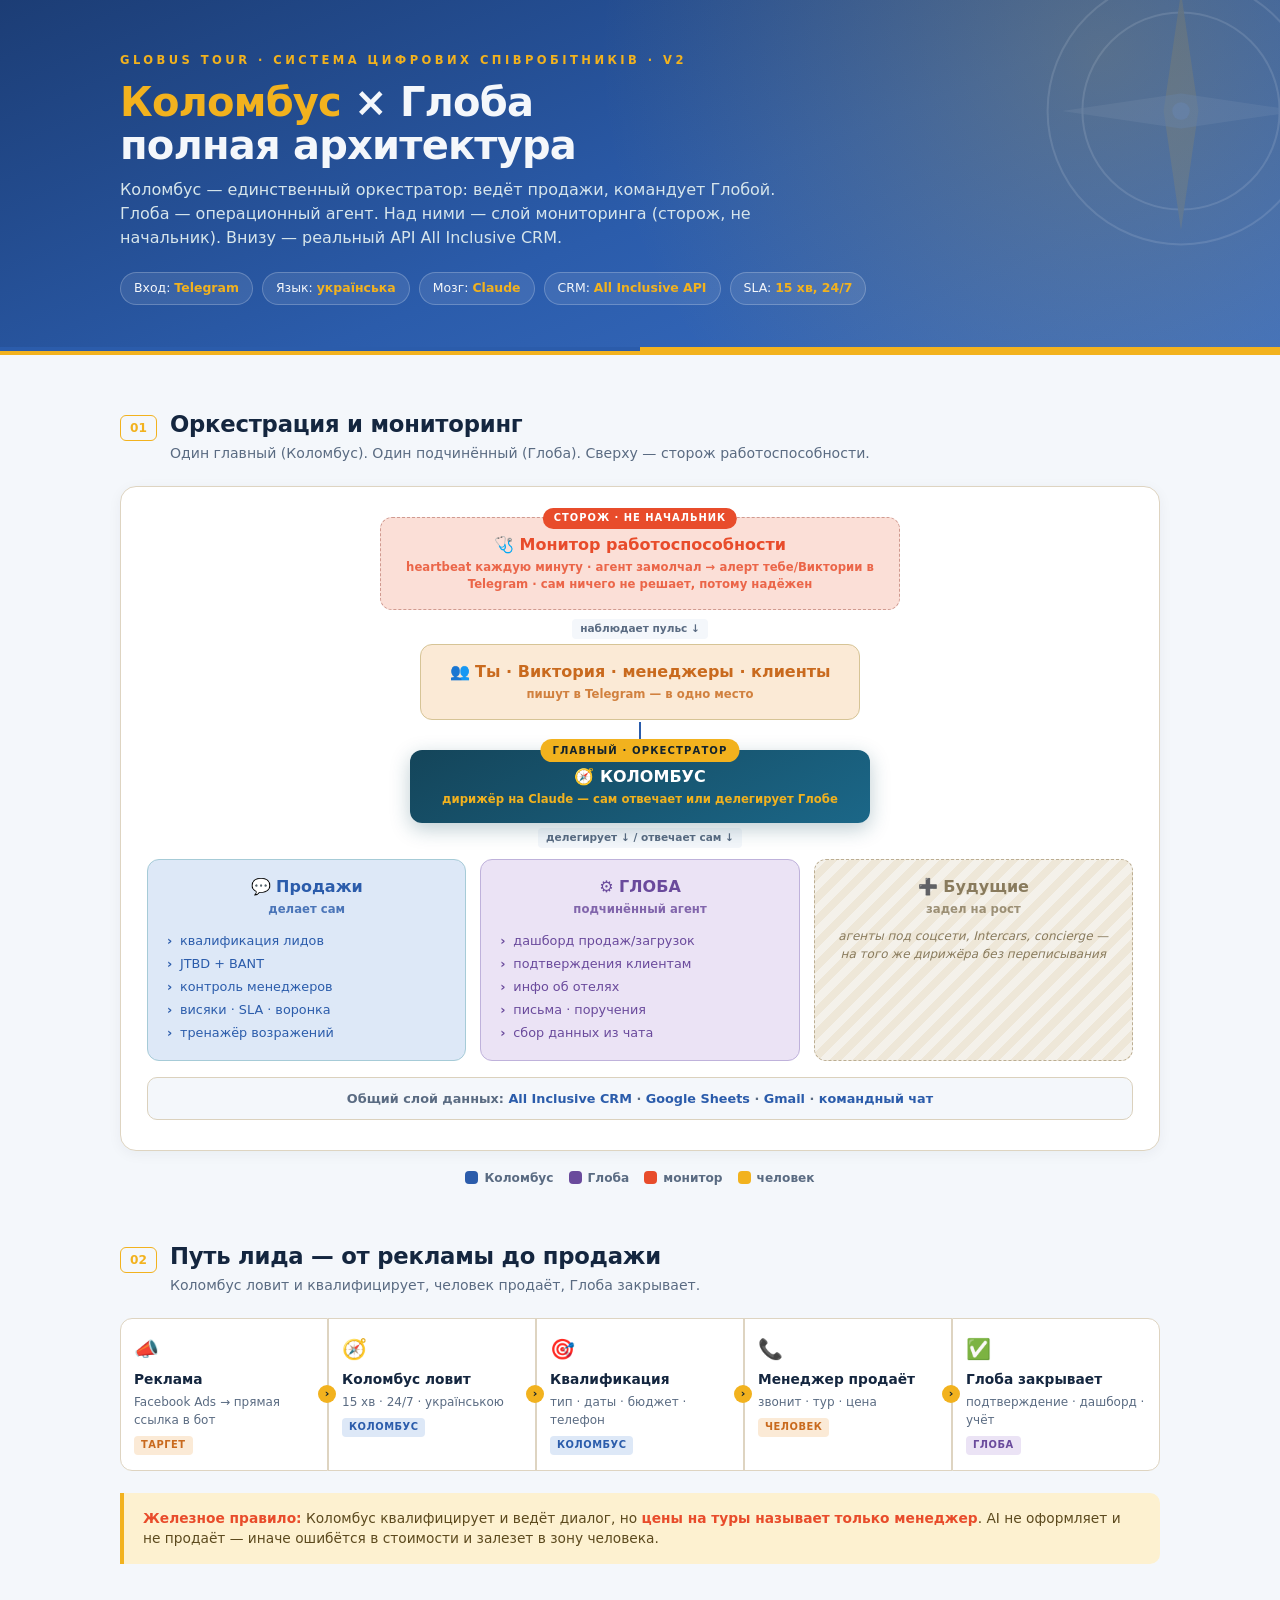
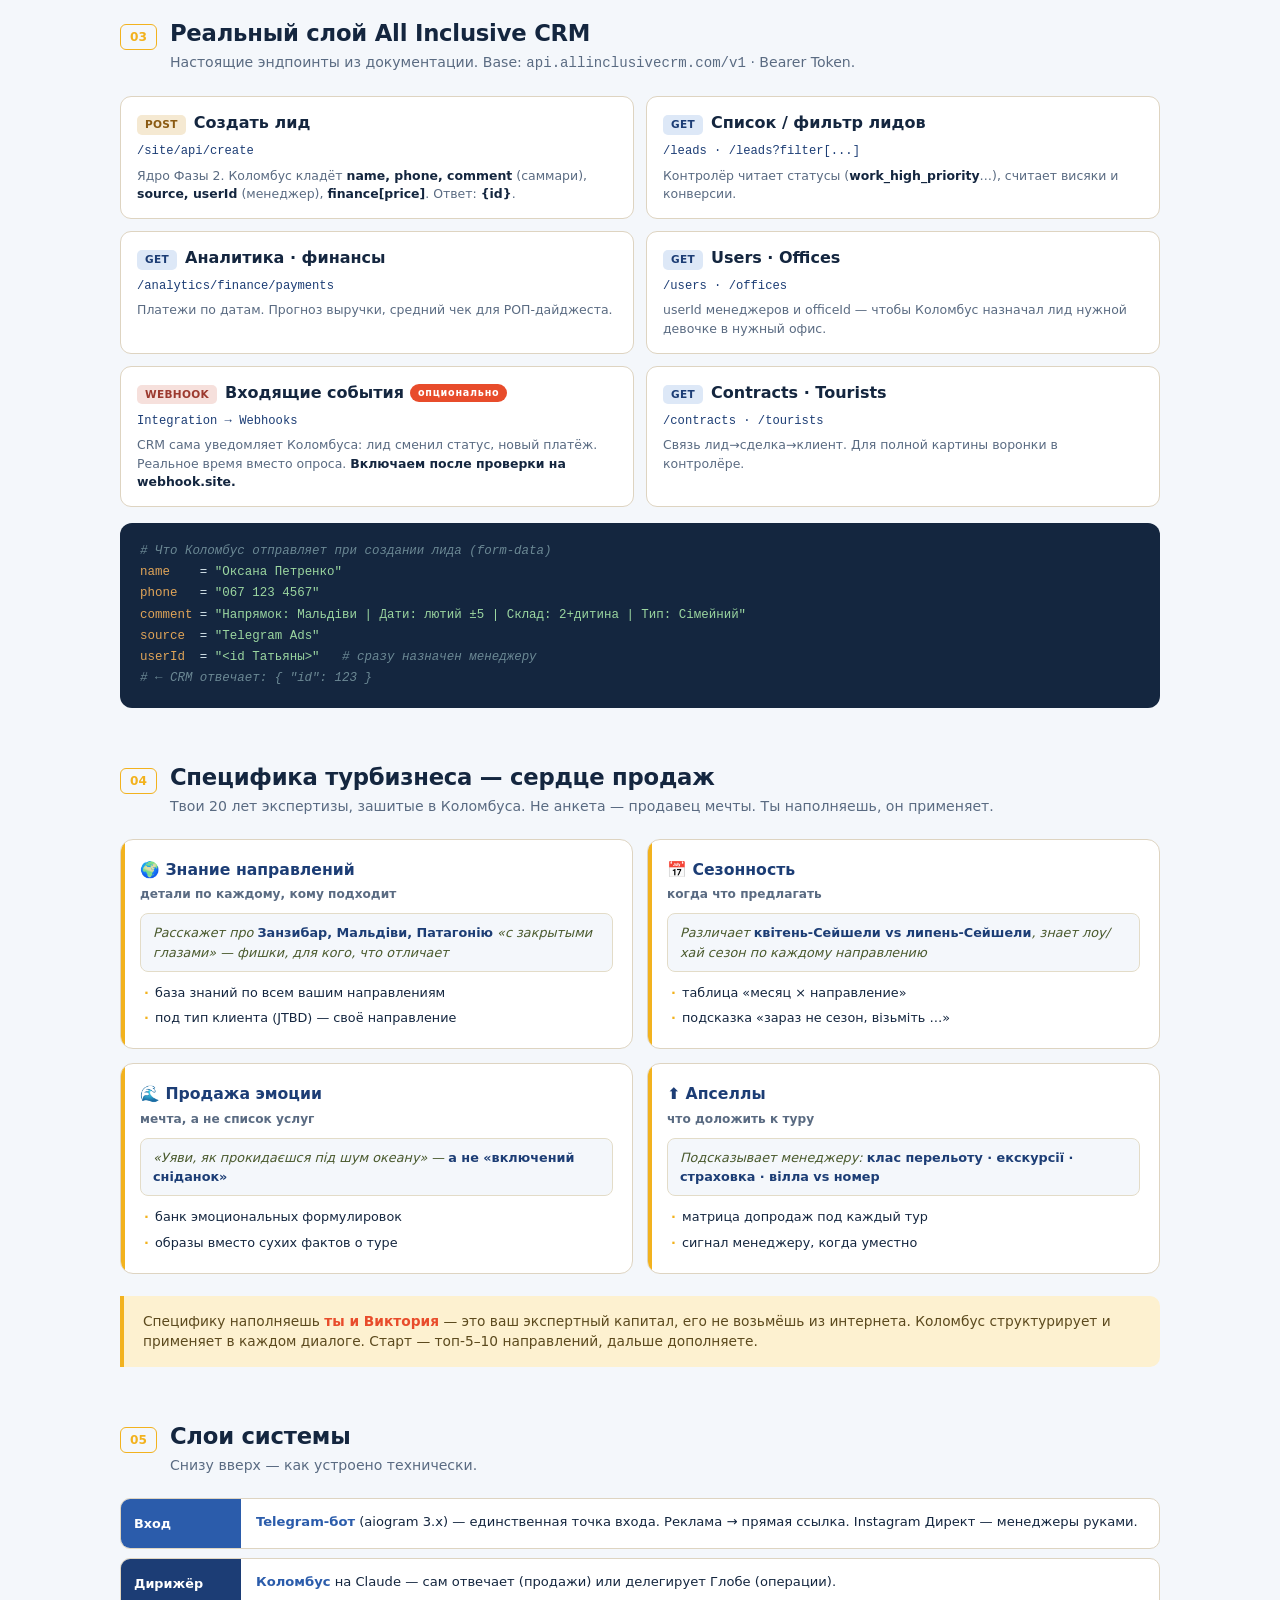
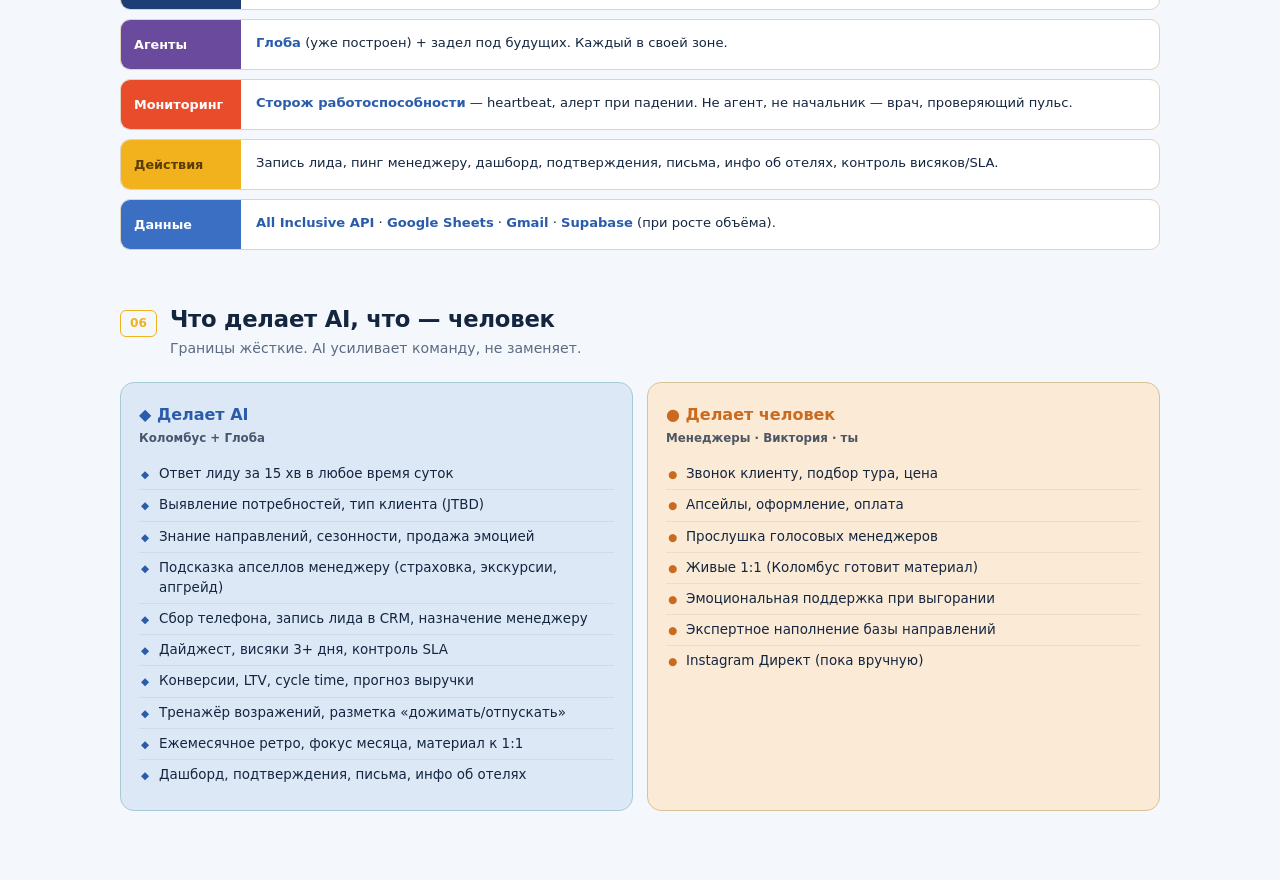
<file: kolumbus.html>
<!DOCTYPE html>
<html lang="ru">
<head>
<meta charset="UTF-8">
<meta name="viewport" content="width=device-width, initial-scale=1.0">
<title>Коломбус × Глоба — Полная архитектура</title>
<style>
  :root{
    --ink:#14263f; --parch:#f4f7fb; --sea:#2b5cab; --sea-d:#1c3d75;
    --gold:#f2b21e; --gold-l:#fdf1d0;
    --ai:#2b5cab; --ai-bg:#dde8f7;
    --glob:#6a4a9c; --glob-bg:#ebe3f5;
    --human:#c96a1e; --human-bg:#fbead6;
    --mon:#e84c2b; --mon-bg:#fbdfd7;
    --muted:#5a6b82; --ok:#2f7a4a;
  }
  *{box-sizing:border-box;margin:0;padding:0}
  body{background:var(--parch);color:var(--ink);
    font-family:'Segoe UI',system-ui,-apple-system,sans-serif;line-height:1.5;padding-bottom:70px}
  .wrap{max-width:1080px;margin:0 auto;padding:0 20px}

  header{background:radial-gradient(circle at 86% 15%,rgba(242,178,30,.22),transparent 44%),
    linear-gradient(158deg,#1c3d75,#2b5cab 55%,#3a6fc4);color:#f4f7fb;
    padding:52px 0 46px;border-bottom:4px solid var(--gold);position:relative;overflow:hidden}
  header::after{content:"";position:absolute;bottom:0;left:0;right:0;height:4px;
    background:linear-gradient(90deg,#2b5cab 0 50%,#f2b21e 50% 100%);z-index:3}
  .compass{position:absolute;right:-46px;top:-34px;width:290px;height:290px;opacity:.12}
  header .wrap{position:relative;z-index:2}
  .eyebrow{font-size:.72rem;letter-spacing:.3em;text-transform:uppercase;color:var(--gold);font-weight:700;margin-bottom:12px}
  h1{font-size:2.5rem;font-weight:800;letter-spacing:-.02em;line-height:1.06;margin-bottom:12px}
  h1 span{color:var(--gold)}
  .sub{font-size:1rem;max-width:660px;color:#d6e5eb}
  .chips{display:flex;flex-wrap:wrap;gap:9px;margin-top:22px}
  .chip{background:rgba(255,255,255,.09);border:1px solid rgba(255,255,255,.22);
    padding:6px 13px;border-radius:100px;font-size:.78rem}
  .chip b{color:var(--gold)}

  section{margin-top:52px}
  .sh{display:flex;align-items:baseline;gap:13px;margin-bottom:22px}
  .sn{font-size:.76rem;font-weight:800;color:var(--gold);border:1.5px solid var(--gold);
    border-radius:6px;padding:3px 9px;flex-shrink:0}
  .sh h2{font-size:1.42rem;font-weight:800;letter-spacing:-.01em}
  .sh p{color:var(--muted);font-size:.88rem;margin-top:2px}

  .card{background:#fff;border:1.5px solid #ded4c1;border-radius:16px;padding:30px 26px;
    box-shadow:0 3px 14px rgba(19,42,52,.05)}

  .node{border-radius:12px;padding:15px 17px;text-align:center;position:relative}
  .nt{font-weight:800;font-size:1rem;display:flex;align-items:center;justify-content:center;gap:7px}
  .nr{font-size:.73rem;opacity:.82;margin-top:2px;font-weight:600}
  .nl{list-style:none;margin-top:10px;text-align:left;font-size:.8rem}
  .nl li{padding:2px 0 2px 15px;position:relative}
  .nl li::before{content:"›";position:absolute;left:2px;font-weight:800}

  .users{background:var(--human-bg);border:1.5px solid #d6c496;color:var(--human);max-width:440px;margin:0 auto}
  .users .nt{color:var(--human)}

  .mon{background:var(--mon-bg);border:1.5px dashed #d09a90;color:var(--mon);max-width:520px;margin:0 auto 4px}
  .mon .nt{color:var(--mon)}
  .mon .tagm{position:absolute;top:-10px;left:50%;transform:translateX(-50%);
    background:var(--mon);color:#fff;font-size:.62rem;font-weight:800;padding:3px 11px;border-radius:100px;letter-spacing:.1em;white-space:nowrap}

  .cond{background:linear-gradient(152deg,#14455a,#1b6788);color:#fff;max-width:460px;margin:0 auto;
    box-shadow:0 6px 20px rgba(19,74,95,.28)}
  .cond .nr{color:var(--gold);opacity:1}
  .cond .tag{position:absolute;top:-11px;left:50%;transform:translateX(-50%);
    background:var(--gold);color:#12232e;font-size:.63rem;font-weight:800;padding:4px 12px;border-radius:100px;letter-spacing:.11em;white-space:nowrap}

  .agents{display:grid;grid-template-columns:1fr 1fr 1fr;gap:14px;margin-top:6px}
  .a-sales{background:var(--ai-bg);border:1.5px solid #a6cbd7;color:var(--ai)}
  .a-sales .nt{color:var(--ai)}
  .a-glob{background:var(--glob-bg);border:1.5px solid #bfb2db;color:var(--glob)}
  .a-glob .nt{color:var(--glob)}
  .a-fut{background:repeating-linear-gradient(135deg,#f4f1ea,#f4f1ea 8px,#eee7d8 8px,#eee7d8 16px);
    border:1.5px dashed #bcae93;color:#897b5d}
  .a-fut .nt{color:#897b5d}
  .a-fut .fn{font-size:.75rem;margin-top:8px;font-style:italic}

  .conn{display:flex;justify-content:center;align-items:center;height:30px}
  .cl{font-size:.66rem;color:var(--muted);background:var(--parch);padding:2px 8px;border-radius:4px;font-weight:700}

  .data-bar{margin-top:16px;background:var(--parch);border:1.5px solid #dbd1bd;border-radius:10px;
    padding:11px 15px;text-align:center;font-size:.8rem;color:var(--muted);font-weight:600}
  .data-bar b{color:var(--sea)}

  .legend{display:flex;flex-wrap:wrap;gap:15px;margin-top:18px;justify-content:center}
  .lg{display:flex;align-items:center;gap:6px;font-size:.76rem;color:var(--muted);font-weight:600}
  .lg span{width:13px;height:13px;border-radius:4px;display:inline-block}

  /* FLOW */
  .flow{display:grid;grid-template-columns:repeat(auto-fit,minmax(150px,1fr));gap:0}
  .fstep{background:#fff;border:1.5px solid #ded4c1;padding:15px 13px;position:relative}
  .fstep:first-child{border-radius:12px 0 0 12px}
  .fstep:last-child{border-radius:0 12px 12px 0}
  .fi{font-size:1.25rem;margin-bottom:5px}
  .ft{font-weight:800;font-size:.86rem;margin-bottom:3px}
  .fd{font-size:.75rem;color:var(--muted)}
  .fw{display:inline-block;margin-top:7px;font-size:.62rem;font-weight:800;letter-spacing:.05em;
    text-transform:uppercase;padding:2px 7px;border-radius:4px}
  .w-ai{background:var(--ai-bg);color:var(--ai)}
  .w-h{background:var(--human-bg);color:var(--human)}
  .w-g{background:var(--glob-bg);color:var(--glob)}
  .farr{position:absolute;right:-9px;top:50%;transform:translateY(-50%);z-index:3;width:18px;height:18px;
    background:var(--gold);border-radius:50%;display:flex;align-items:center;justify-content:center;
    color:#12232e;font-size:.7rem;font-weight:900}
  @media(max-width:760px){.fstep:first-child,.fstep:last-child{border-radius:12px}.farr{display:none}.agents{grid-template-columns:1fr}}

  /* API layer */
  .api{display:grid;grid-template-columns:1fr 1fr;gap:12px}
  .ep{background:#fff;border:1.5px solid #ded4c1;border-radius:11px;padding:14px 16px}
  .ep .m{display:inline-block;font-size:.66rem;font-weight:800;padding:2px 8px;border-radius:5px;margin-right:8px;letter-spacing:.03em}
  .m-post{background:#f5e9d2;color:#8a5a12}
  .m-get{background:#dde8f7;color:#1c3d75}
  .m-hook{background:#f6e0dc;color:#9c3a2f}
  .ep .u{font-family:'SF Mono',Menlo,monospace;font-size:.76rem;color:var(--sea-d);word-break:break-all;margin-top:7px}
  .ep .ed{font-size:.78rem;color:var(--muted);margin-top:6px}
  .ep .ed b{color:var(--ink)}
  @media(max-width:680px){.api{grid-template-columns:1fr}}

  /* payload */
  .pay{background:#14263f;border-radius:12px;padding:18px 20px;margin-top:16px;overflow-x:auto}
  .pay pre{font-family:'SF Mono',Menlo,monospace;font-size:.78rem;color:#d6e5eb;line-height:1.7}
  .pay .k{color:#e0a458}.pay .s{color:#9bd6a0}.pay .c{color:#6b8894;font-style:italic}

  /* layers */
  .layers{display:flex;flex-direction:column;gap:9px}
  .layer{display:grid;grid-template-columns:120px 1fr;border-radius:10px;overflow:hidden;border:1.5px solid #ded4c1;background:#fff}
  .lt{padding:15px 13px;font-weight:800;font-size:.8rem;color:#fff;display:flex;align-items:center}
  .lb{padding:13px 15px;font-size:.82rem}
  .lb b{color:var(--sea)}
  .lv1 .lt{background:#2b5cab}.lv2 .lt{background:#1c3d75}.lv3 .lt{background:#6a4a9c}
  .lv4 .lt{background:#e84c2b}.lv5 .lt{background:#f2b21e;color:#5a3d05}.lv6 .lt{background:#3a6fc4}

  /* human vs ai */
  .split{display:grid;grid-template-columns:1fr 1fr;gap:14px}
  .sc{border-radius:14px;padding:20px 18px;border:1.5px solid}
  .c-ai{background:var(--ai-bg);border-color:#a6cbd7}
  .c-h{background:var(--human-bg);border-color:#d6c496}
  .sc h3{font-size:1rem;margin-bottom:3px;display:flex;align-items:center;gap:7px}
  .c-ai h3{color:var(--ai)}.c-h h3{color:var(--human)}
  .sc .cp{font-size:.74rem;margin-bottom:12px;font-weight:600;opacity:.75}
  .sc ul{list-style:none}
  .sc li{padding:5px 0 5px 20px;position:relative;font-size:.84rem;border-top:1px solid rgba(0,0,0,.06)}
  .sc li:first-child{border-top:none}
  .c-ai li::before{content:"◆";position:absolute;left:2px;color:var(--ai);font-size:.66rem;top:8px}
  .c-h li::before{content:"●";position:absolute;left:2px;color:var(--human);font-size:.66rem;top:8px}
  @media(max-width:680px){.split{grid-template-columns:1fr}}

  .note{margin-top:22px;background:var(--gold-l);border-left:4px solid var(--gold);
    border-radius:0 10px 10px 0;padding:15px 19px;font-size:.86rem;color:#5c4a1e}
  .note b{color:var(--mon)}

  /* tourism specifics */
  .tour{display:grid;grid-template-columns:1fr 1fr;gap:14px}
  .tc{background:#fff;border:1.5px solid #ded4c1;border-radius:13px;padding:18px 19px;position:relative;overflow:hidden}
  .tc::before{content:"";position:absolute;top:0;left:0;width:4px;height:100%;background:var(--gold)}
  .tc .th{font-weight:800;font-size:.98rem;display:flex;align-items:center;gap:8px;margin-bottom:4px;color:var(--sea-d)}
  .tc .tsub{font-size:.76rem;color:var(--muted);font-weight:600;margin-bottom:10px}
  .tc .ex{background:var(--parch);border-radius:8px;padding:9px 12px;font-size:.8rem;font-style:italic;color:#4a5a2e;border:1px solid #e3dcc8}
  .tc .ex b{font-style:normal;color:var(--sea-d)}
  .tc ul{list-style:none;margin-top:8px}
  .tc ul li{font-size:.8rem;padding:3px 0 3px 15px;position:relative;color:var(--ink)}
  .tc ul li::before{content:"·";position:absolute;left:4px;font-weight:900;color:var(--gold)}
  @media(max-width:680px){.tour{grid-template-columns:1fr}}
  .opt{display:inline-block;background:var(--mon);color:#fff;font-size:.6rem;font-weight:800;
    padding:2px 8px;border-radius:100px;letter-spacing:.08em;margin-left:6px;vertical-align:middle}
</style>
</head>
<body>

<header>
  <svg class="compass" viewBox="0 0 200 200" fill="none" stroke="#f4f7fb" stroke-width="1.4">
    <circle cx="100" cy="100" r="92"/><circle cx="100" cy="100" r="68"/>
    <polygon points="100,18 112,100 100,182 88,100" fill="#f2b21e" stroke="none" opacity=".9"/>
    <polygon points="18,100 100,88 182,100 100,112" fill="#f4f7fb" stroke="none" opacity=".5"/>
    <circle cx="100" cy="100" r="6" fill="#f4f7fb" stroke="none"/>
  </svg>
  <div class="wrap">
    <div class="eyebrow">Globus Tour · система цифрових співробітників · v2</div>
    <h1><span>Коломбус</span> × Глоба<br>полная архитектура</h1>
    <p class="sub">Коломбус — единственный оркестратор: ведёт продажи, командует Глобой. Глоба — операционный агент. Над ними — слой мониторинга (сторож, не начальник). Внизу — реальный API All Inclusive CRM.</p>
    <div class="chips">
      <div class="chip">Вход: <b>Telegram</b></div>
      <div class="chip">Язык: <b>українська</b></div>
      <div class="chip">Мозг: <b>Claude</b></div>
      <div class="chip">CRM: <b>All Inclusive API</b></div>
      <div class="chip">SLA: <b>15 хв, 24/7</b></div>
    </div>
  </div>
</header>

<div class="wrap">

  <!-- 01 ORCHESTRATION + MONITOR -->
  <section>
    <div class="sh"><div class="sn">01</div>
      <div><h2>Оркестрация и мониторинг</h2>
        <p>Один главный (Коломбус). Один подчинённый (Глоба). Сверху — сторож работоспособности.</p></div></div>
    <div class="card">

      <div class="node mon">
        <div class="tagm">СТОРОЖ · НЕ НАЧАЛЬНИК</div>
        <div class="nt">🩺 Монитор работоспособности</div>
        <div class="nr">heartbeat каждую минуту · агент замолчал → алерт тебе/Виктории в Telegram · сам ничего не решает, потому надёжен</div>
      </div>

      <div class="conn"><span class="cl">наблюдает пульс ↓</span></div>

      <div class="node users">
        <div class="nt">👥 Ты · Виктория · менеджеры · клиенты</div>
        <div class="nr">пишут в Telegram — в одно место</div>
      </div>
      <div class="conn"><svg width="2" height="26"><line x1="1" y1="0" x2="1" y2="26" stroke="#2b5cab" stroke-width="2"/></svg></div>

      <div class="node cond">
        <div class="tag">ГЛАВНЫЙ · ОРКЕСТРАТОР</div>
        <div class="nt">🧭 КОЛОМБУС</div>
        <div class="nr">дирижёр на Claude — сам отвечает или делегирует Глобе</div>
      </div>
      <div class="conn"><span class="cl">делегирует ↓ / отвечает сам ↓</span></div>

      <div class="agents">
        <div class="node a-sales">
          <div class="nt">💬 Продажи</div><div class="nr">делает сам</div>
          <ul class="nl"><li>квалификация лидов</li><li>JTBD + BANT</li><li>контроль менеджеров</li><li>висяки · SLA · воронка</li><li>тренажёр возражений</li></ul>
        </div>
        <div class="node a-glob">
          <div class="nt">⚙️ ГЛОБА</div><div class="nr">подчинённый агент</div>
          <ul class="nl"><li>дашборд продаж/загрузок</li><li>подтверждения клиентам</li><li>инфо об отелях</li><li>письма · поручения</li><li>сбор данных из чата</li></ul>
        </div>
        <div class="node a-fut">
          <div class="nt">➕ Будущие</div><div class="nr">задел на рост</div>
          <div class="fn">агенты под соцсети, Intercars, concierge — на того же дирижёра без переписывания</div>
        </div>
      </div>

      <div class="data-bar">Общий слой данных: <b>All Inclusive CRM</b> · <b>Google Sheets</b> · <b>Gmail</b> · <b>командный чат</b></div>
    </div>
    <div class="legend">
      <div class="lg"><span style="background:#2b5cab"></span>Коломбус</div>
      <div class="lg"><span style="background:#6a4a9c"></span>Глоба</div>
      <div class="lg"><span style="background:#e84c2b"></span>монитор</div>
      <div class="lg"><span style="background:#f2b21e"></span>человек</div>
    </div>
  </section>

  <!-- 02 LEAD FLOW -->
  <section>
    <div class="sh"><div class="sn">02</div>
      <div><h2>Путь лида — от рекламы до продажи</h2>
        <p>Коломбус ловит и квалифицирует, человек продаёт, Глоба закрывает.</p></div></div>
    <div class="flow">
      <div class="fstep"><div class="fi">📣</div><div class="ft">Реклама</div><div class="fd">Facebook Ads → прямая ссылка в бот</div><span class="fw w-h">таргет</span><div class="farr">›</div></div>
      <div class="fstep"><div class="fi">🧭</div><div class="ft">Коломбус ловит</div><div class="fd">15 хв · 24/7 · українською</div><span class="fw w-ai">Коломбус</span><div class="farr">›</div></div>
      <div class="fstep"><div class="fi">🎯</div><div class="ft">Квалификация</div><div class="fd">тип · даты · бюджет · телефон</div><span class="fw w-ai">Коломбус</span><div class="farr">›</div></div>
      <div class="fstep"><div class="fi">📞</div><div class="ft">Менеджер продаёт</div><div class="fd">звонит · тур · цена</div><span class="fw w-h">человек</span><div class="farr">›</div></div>
      <div class="fstep"><div class="fi">✅</div><div class="ft">Глоба закрывает</div><div class="fd">подтверждение · дашборд · учёт</div><span class="fw w-g">Глоба</span></div>
    </div>
    <div class="note"><b>Железное правило:</b> Коломбус квалифицирует и ведёт диалог, но <b>цены на туры называет только менеджер</b>. AI не оформляет и не продаёт — иначе ошибётся в стоимости и залезет в зону человека.</div>
  </section>

  <!-- 03 REAL API -->
  <section>
    <div class="sh"><div class="sn">03</div>
      <div><h2>Реальный слой All Inclusive CRM</h2>
        <p>Настоящие эндпоинты из документации. Base: <code>api.allinclusivecrm.com/v1</code> · Bearer Token.</p></div></div>
    <div class="api">
      <div class="ep"><span class="m m-post">POST</span><b>Создать лид</b>
        <div class="u">/site/api/create</div>
        <div class="ed">Ядро Фазы 2. Коломбус кладёт <b>name, phone, comment</b> (саммари), <b>source, userId</b> (менеджер), <b>finance[price]</b>. Ответ: <b>{id}</b>.</div></div>
      <div class="ep"><span class="m m-get">GET</span><b>Список / фильтр лидов</b>
        <div class="u">/leads · /leads?filter[...]</div>
        <div class="ed">Контролёр читает статусы (<b>work_high_priority</b>…), считает висяки и конверсии.</div></div>
      <div class="ep"><span class="m m-get">GET</span><b>Аналитика · финансы</b>
        <div class="u">/analytics/finance/payments</div>
        <div class="ed">Платежи по датам. Прогноз выручки, средний чек для РОП-дайджеста.</div></div>
      <div class="ep"><span class="m m-get">GET</span><b>Users · Offices</b>
        <div class="u">/users · /offices</div>
        <div class="ed">userId менеджеров и officeId — чтобы Коломбус назначал лид нужной девочке в нужный офис.</div></div>
      <div class="ep"><span class="m m-hook">WEBHOOK</span><b>Входящие события</b><span class="opt">опционально</span>
        <div class="u">Integration → Webhooks</div>
        <div class="ed">CRM сама уведомляет Коломбуса: лид сменил статус, новый платёж. Реальное время вместо опроса. <b>Включаем после проверки на webhook.site.</b></div></div>
      <div class="ep"><span class="m m-get">GET</span><b>Contracts · Tourists</b>
        <div class="u">/contracts · /tourists</div>
        <div class="ed">Связь лид→сделка→клиент. Для полной картины воронки в контролёре.</div></div>
    </div>

    <div class="pay"><pre><span class="c"># Что Коломбус отправляет при создании лида (form-data)</span>
<span class="k">name</span>    = <span class="s">"Оксана Петренко"</span>
<span class="k">phone</span>   = <span class="s">"067 123 4567"</span>
<span class="k">comment</span> = <span class="s">"Напрямок: Мальдіви | Дати: лютий ±5 | Склад: 2+дитина | Тип: Сімейний"</span>
<span class="k">source</span>  = <span class="s">"Telegram Ads"</span>
<span class="k">userId</span>  = <span class="s">"&lt;id Татьяны&gt;"</span>   <span class="c"># сразу назначен менеджеру</span>
<span class="c"># ← CRM отвечает: { "id": 123 }</span></pre></div>
  </section>

  <!-- 04 TOURISM SPECIFICS -->
  <section>
    <div class="sh"><div class="sn">04</div>
      <div><h2>Специфика турбизнеса — сердце продаж</h2>
        <p>Твои 20 лет экспертизы, зашитые в Коломбуса. Не анкета — продавец мечты. Ты наполняешь, он применяет.</p></div></div>
    <div class="tour">
      <div class="tc">
        <div class="th">🌍 Знание направлений</div>
        <div class="tsub">детали по каждому, кому подходит</div>
        <div class="ex">Расскажет про <b>Занзибар, Мальдіви, Патагонію</b> «с закрытыми глазами» — фишки, для кого, что отличает</div>
        <ul><li>база знаний по всем вашим направлениям</li><li>под тип клиента (JTBD) — своё направление</li></ul>
      </div>
      <div class="tc">
        <div class="th">📅 Сезонность</div>
        <div class="tsub">когда что предлагать</div>
        <div class="ex">Различает <b>квітень-Сейшели vs липень-Сейшели</b>, знает лоу/хай сезон по каждому направлению</div>
        <ul><li>таблица «месяц × направление»</li><li>подсказка «зараз не сезон, візьміть …»</li></ul>
      </div>
      <div class="tc">
        <div class="th">🌊 Продажа эмоции</div>
        <div class="tsub">мечта, а не список услуг</div>
        <div class="ex">«Уяви, як прокидаєшся під шум океану» — <b>а не «включений сніданок»</b></div>
        <ul><li>банк эмоциональных формулировок</li><li>образы вместо сухих фактов о туре</li></ul>
      </div>
      <div class="tc">
        <div class="th">⬆️ Апселлы</div>
        <div class="tsub">что доложить к туру</div>
        <div class="ex">Подсказывает менеджеру: <b>клас перельоту · екскурсії · страховка · вілла vs номер</b></div>
        <ul><li>матрица допродаж под каждый тур</li><li>сигнал менеджеру, когда уместно</li></ul>
      </div>
    </div>
    <div class="note">Специфику наполняешь <b>ты и Виктория</b> — это ваш экспертный капитал, его не возьмёшь из интернета. Коломбус структурирует и применяет в каждом диалоге. Старт — топ-5–10 направлений, дальше дополняете.</div>
  </section>

  <!-- 05 LAYERS -->
  <section>
    <div class="sh"><div class="sn">05</div>
      <div><h2>Слои системы</h2><p>Снизу вверх — как устроено технически.</p></div></div>
    <div class="layers">
      <div class="layer lv1"><div class="lt">Вход</div><div class="lb"><b>Telegram-бот</b> (aiogram 3.x) — единственная точка входа. Реклама → прямая ссылка. Instagram Директ — менеджеры руками.</div></div>
      <div class="layer lv2"><div class="lt">Дирижёр</div><div class="lb"><b>Коломбус</b> на Claude — сам отвечает (продажи) или делегирует Глобе (операции).</div></div>
      <div class="layer lv3"><div class="lt">Агенты</div><div class="lb"><b>Глоба</b> (уже построен) + задел под будущих. Каждый в своей зоне.</div></div>
      <div class="layer lv4"><div class="lt">Мониторинг</div><div class="lb"><b>Сторож работоспособности</b> — heartbeat, алерт при падении. Не агент, не начальник — врач, проверяющий пульс.</div></div>
      <div class="layer lv5"><div class="lt">Действия</div><div class="lb">Запись лида, пинг менеджеру, дашборд, подтверждения, письма, инфо об отелях, контроль висяков/SLA.</div></div>
      <div class="layer lv6"><div class="lt">Данные</div><div class="lb"><b>All Inclusive API</b> · <b>Google Sheets</b> · <b>Gmail</b> · <b>Supabase</b> (при росте объёма).</div></div>
    </div>
  </section>

  <!-- 06 HUMAN VS AI -->
  <section>
    <div class="sh"><div class="sn">06</div>
      <div><h2>Что делает AI, что — человек</h2><p>Границы жёсткие. AI усиливает команду, не заменяет.</p></div></div>
    <div class="split">
      <div class="sc c-ai"><h3>◆ Делает AI</h3><div class="cp">Коломбус + Глоба</div>
        <ul>
          <li>Ответ лиду за 15 хв в любое время суток</li>
          <li>Выявление потребностей, тип клиента (JTBD)</li>
          <li>Знание направлений, сезонности, продажа эмоцией</li>
          <li>Подсказка апселлов менеджеру (страховка, экскурсии, апгрейд)</li>
          <li>Сбор телефона, запись лида в CRM, назначение менеджеру</li>
          <li>Дайджест, висяки 3+ дня, контроль SLA</li>
          <li>Конверсии, LTV, cycle time, прогноз выручки</li>
          <li>Тренажёр возражений, разметка «дожимать/отпускать»</li>
          <li>Ежемесячное ретро, фокус месяца, материал к 1:1</li>
          <li>Дашборд, подтверждения, письма, инфо об отелях</li>
        </ul></div>
      <div class="sc c-h"><h3>● Делает человек</h3><div class="cp">Менеджеры · Виктория · ты</div>
        <ul>
          <li>Звонок клиенту, подбор тура, цена</li>
          <li>Апсейлы, оформление, оплата</li>
          <li>Прослушка голосовых менеджеров</li>
          <li>Живые 1:1 (Коломбус готовит материал)</li>
          <li>Эмоциональная поддержка при выгорании</li>
          <li>Экспертное наполнение базы направлений</li>
          <li>Instagram Директ (пока вручную)</li>
        </ul></div>
    </div>
  </section>

</div>
</body>
</html>
</file>
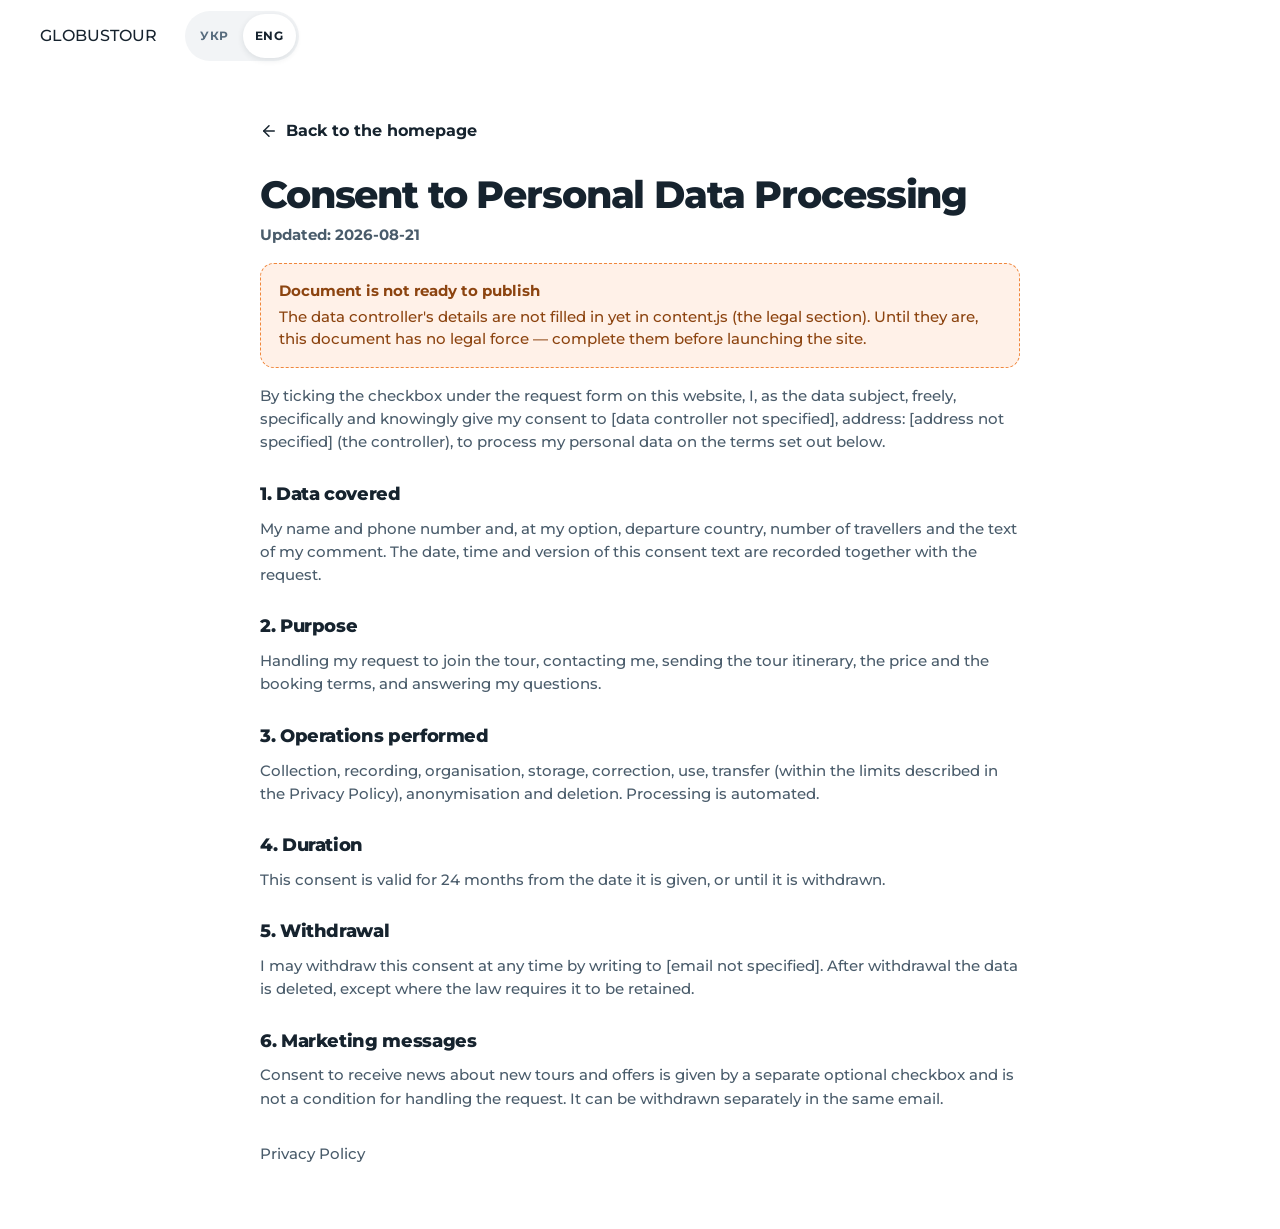
<file: madeira/consent.html>
<!DOCTYPE html>
<html lang="uk">
<head>
<meta charset="UTF-8">
<meta name="viewport" content="width=device-width, initial-scale=1, viewport-fit=cover">
<title>Globustour</title>
<meta name="robots" content="noindex">
<link rel="icon" href="data:image/svg+xml,%3Csvg xmlns='http://www.w3.org/2000/svg' viewBox='0 0 32 32'%3E%3Cdefs%3E%3ClinearGradient id='g' x1='0' y1='0' x2='1' y2='1'%3E%3Cstop offset='0' stop-color='%230A6FD8'/%3E%3Cstop offset='1' stop-color='%2310BCB2'/%3E%3C/linearGradient%3E%3C/defs%3E%3Crect width='32' height='32' rx='9' fill='url(%23g)'/%3E%3C/svg%3E">
<link rel="preload" as="font" type="font/woff2" href="fonts/montserrat-800-cyrillic.woff2" crossorigin>
<link rel="stylesheet" href="fonts.css">
<link rel="stylesheet" href="styles.css">
</head>
<body>
<header class="hdr">
  <div class="wrap hdr__in">
    <a class="brand" href="index.html"><span class="brand__mark" aria-hidden="true"></span>GLOBUSTOUR</a>
    <span class="hdr__sp"></span>
    <div class="lang" role="group" aria-label="Мова / Language">
      <button type="button" data-lang="ua" aria-pressed="true">УКР</button>
      <button type="button" data-lang="en" aria-pressed="false">ENG</button>
    </div>
  </div>
</header>
<main class="wrap doc" id="doc"></main>
<script src="content.js"></script>
<script>window.LEGAL_DOC = 'consent';</script>
<script src="legal.js"></script>
</body>
</html>
</file>
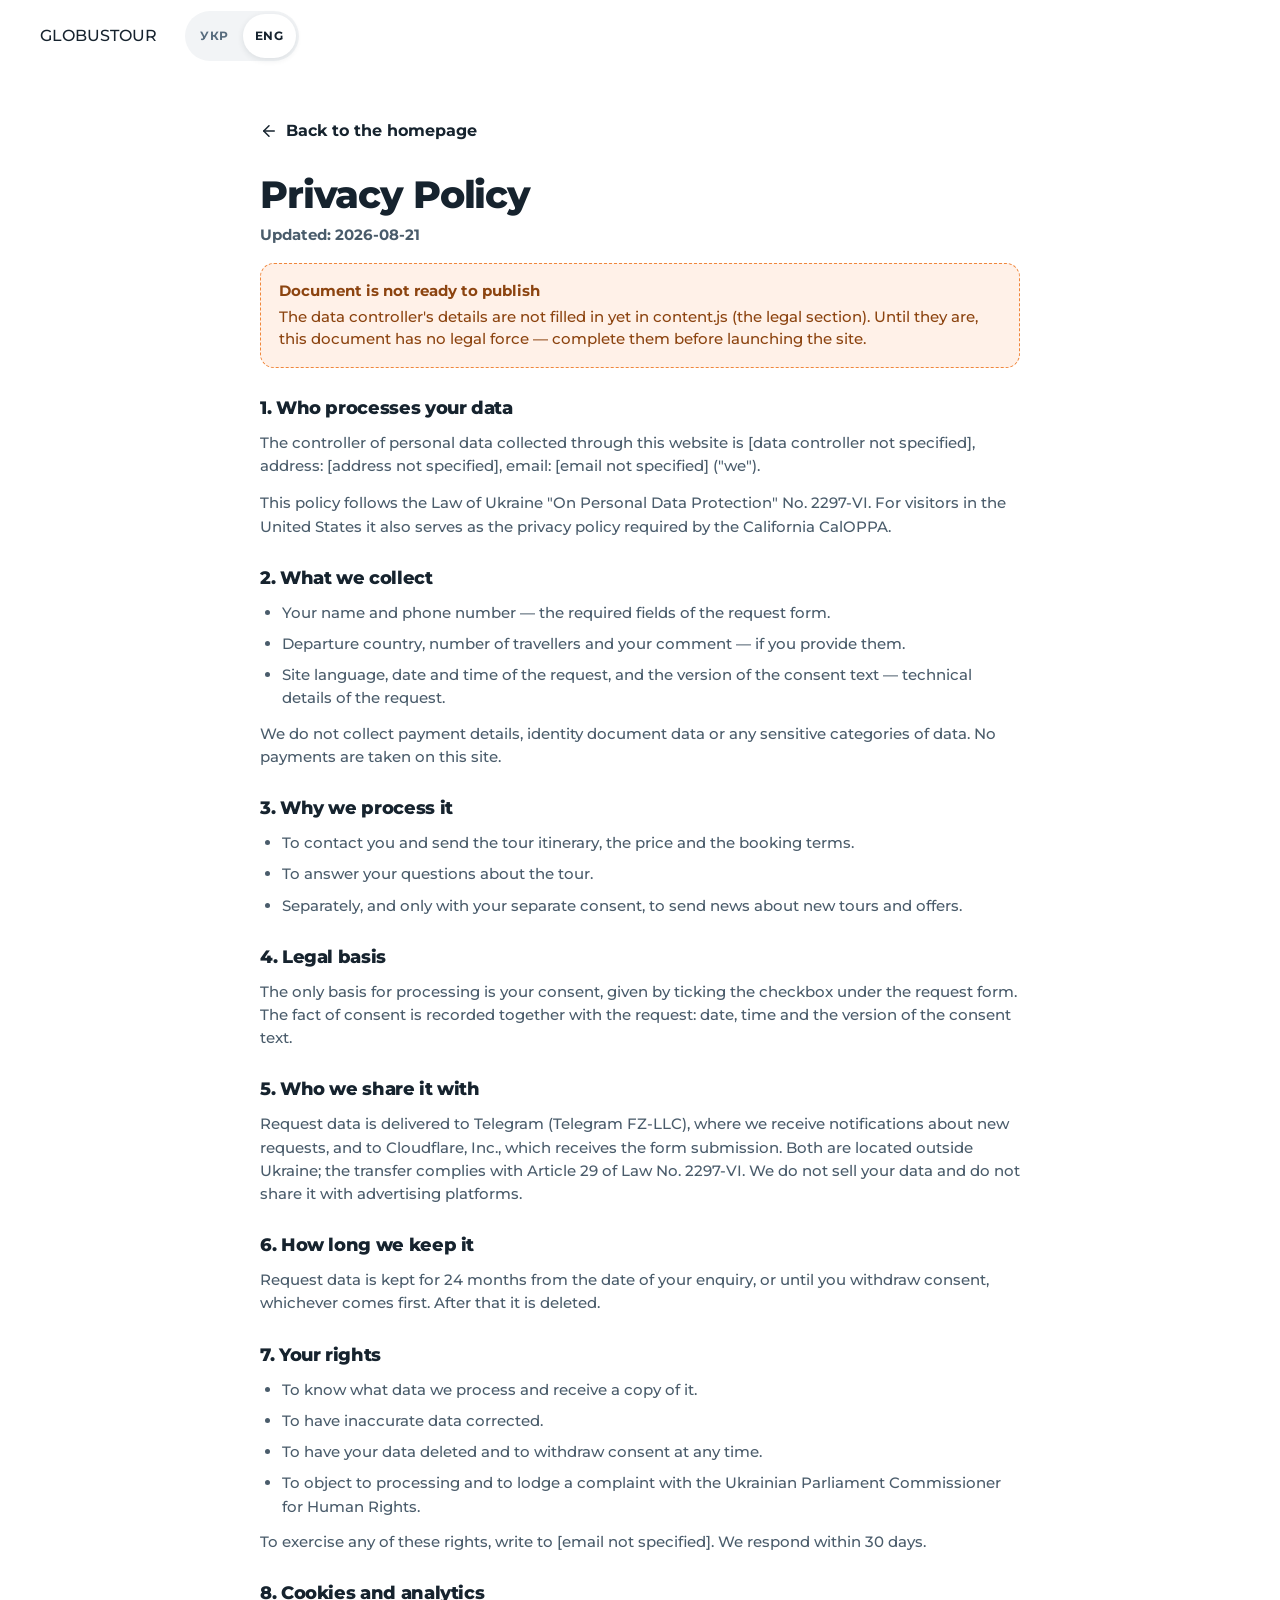
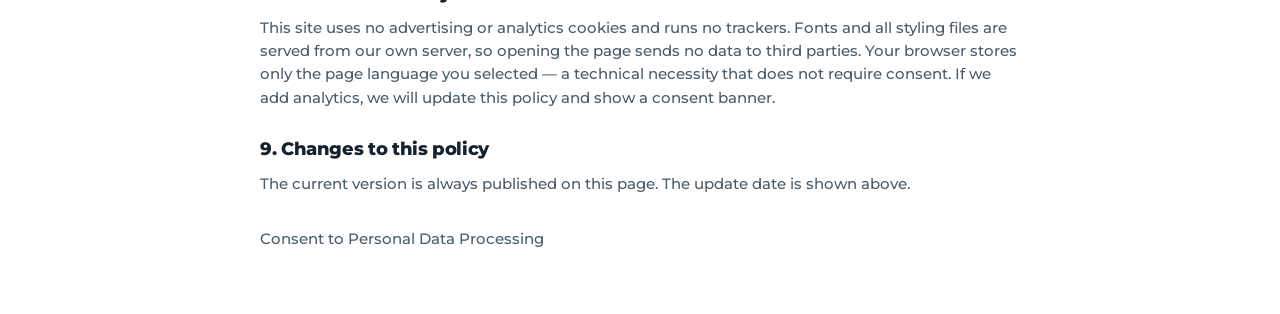
<file: madeira/privacy.html>
<!DOCTYPE html>
<html lang="uk">
<head>
<meta charset="UTF-8">
<meta name="viewport" content="width=device-width, initial-scale=1, viewport-fit=cover">
<title>Globustour</title>
<meta name="robots" content="noindex">
<link rel="icon" href="data:image/svg+xml,%3Csvg xmlns='http://www.w3.org/2000/svg' viewBox='0 0 32 32'%3E%3Cdefs%3E%3ClinearGradient id='g' x1='0' y1='0' x2='1' y2='1'%3E%3Cstop offset='0' stop-color='%230A6FD8'/%3E%3Cstop offset='1' stop-color='%2310BCB2'/%3E%3C/linearGradient%3E%3C/defs%3E%3Crect width='32' height='32' rx='9' fill='url(%23g)'/%3E%3C/svg%3E">
<link rel="preload" as="font" type="font/woff2" href="fonts/montserrat-800-cyrillic.woff2" crossorigin>
<link rel="stylesheet" href="fonts.css">
<link rel="stylesheet" href="styles.css">
</head>
<body>
<header class="hdr">
  <div class="wrap hdr__in">
    <a class="brand" href="index.html"><span class="brand__mark" aria-hidden="true"></span>GLOBUSTOUR</a>
    <span class="hdr__sp"></span>
    <div class="lang" role="group" aria-label="Мова / Language">
      <button type="button" data-lang="ua" aria-pressed="true">УКР</button>
      <button type="button" data-lang="en" aria-pressed="false">ENG</button>
    </div>
  </div>
</header>
<main class="wrap doc" id="doc"></main>
<script src="content.js"></script>
<script>window.LEGAL_DOC = 'privacy';</script>
<script src="legal.js"></script>
</body>
</html>
</file>
<file: madeira/fonts.css>
/* Montserrat, SIL Open Font License 1.1 — див. fonts/LICENSE.txt */
@font-face{font-family:'Montserrat';font-style:normal;font-weight:500;font-display:swap;src:url('fonts/montserrat-500-cyrillic-ext.woff2') format('woff2');unicode-range:U+0460-052F, U+1C80-1C8A, U+20B4, U+2DE0-2DFF, U+A640-A69F, U+FE2E-FE2F}
@font-face{font-family:'Montserrat';font-style:normal;font-weight:500;font-display:swap;src:url('fonts/montserrat-500-cyrillic.woff2') format('woff2');unicode-range:U+0301, U+0400-045F, U+0490-0491, U+04B0-04B1, U+2116}
@font-face{font-family:'Montserrat';font-style:normal;font-weight:500;font-display:swap;src:url('fonts/montserrat-500-latin-ext.woff2') format('woff2');unicode-range:U+0100-02BA, U+02BD-02C5, U+02C7-02CC, U+02CE-02D7, U+02DD-02FF, U+0304, U+0308, U+0329, U+1D00-1DBF, U+1E00-1E9F, U+1EF2-1EFF, U+2020, U+20A0-20AB, U+20AD-20C0, U+2113, U+2C60-2C7F, U+A720-A7FF}
@font-face{font-family:'Montserrat';font-style:normal;font-weight:500;font-display:swap;src:url('fonts/montserrat-500-latin.woff2') format('woff2');unicode-range:U+0000-00FF, U+0131, U+0152-0153, U+02BB-02BC, U+02C6, U+02DA, U+02DC, U+0304, U+0308, U+0329, U+2000-206F, U+20AC, U+2122, U+2191, U+2193, U+2212, U+2215, U+FEFF, U+FFFD}
@font-face{font-family:'Montserrat';font-style:normal;font-weight:600;font-display:swap;src:url('fonts/montserrat-600-cyrillic-ext.woff2') format('woff2');unicode-range:U+0460-052F, U+1C80-1C8A, U+20B4, U+2DE0-2DFF, U+A640-A69F, U+FE2E-FE2F}
@font-face{font-family:'Montserrat';font-style:normal;font-weight:600;font-display:swap;src:url('fonts/montserrat-600-cyrillic.woff2') format('woff2');unicode-range:U+0301, U+0400-045F, U+0490-0491, U+04B0-04B1, U+2116}
@font-face{font-family:'Montserrat';font-style:normal;font-weight:600;font-display:swap;src:url('fonts/montserrat-600-latin-ext.woff2') format('woff2');unicode-range:U+0100-02BA, U+02BD-02C5, U+02C7-02CC, U+02CE-02D7, U+02DD-02FF, U+0304, U+0308, U+0329, U+1D00-1DBF, U+1E00-1E9F, U+1EF2-1EFF, U+2020, U+20A0-20AB, U+20AD-20C0, U+2113, U+2C60-2C7F, U+A720-A7FF}
@font-face{font-family:'Montserrat';font-style:normal;font-weight:600;font-display:swap;src:url('fonts/montserrat-600-latin.woff2') format('woff2');unicode-range:U+0000-00FF, U+0131, U+0152-0153, U+02BB-02BC, U+02C6, U+02DA, U+02DC, U+0304, U+0308, U+0329, U+2000-206F, U+20AC, U+2122, U+2191, U+2193, U+2212, U+2215, U+FEFF, U+FFFD}
@font-face{font-family:'Montserrat';font-style:normal;font-weight:700;font-display:swap;src:url('fonts/montserrat-700-cyrillic-ext.woff2') format('woff2');unicode-range:U+0460-052F, U+1C80-1C8A, U+20B4, U+2DE0-2DFF, U+A640-A69F, U+FE2E-FE2F}
@font-face{font-family:'Montserrat';font-style:normal;font-weight:700;font-display:swap;src:url('fonts/montserrat-700-cyrillic.woff2') format('woff2');unicode-range:U+0301, U+0400-045F, U+0490-0491, U+04B0-04B1, U+2116}
@font-face{font-family:'Montserrat';font-style:normal;font-weight:700;font-display:swap;src:url('fonts/montserrat-700-latin-ext.woff2') format('woff2');unicode-range:U+0100-02BA, U+02BD-02C5, U+02C7-02CC, U+02CE-02D7, U+02DD-02FF, U+0304, U+0308, U+0329, U+1D00-1DBF, U+1E00-1E9F, U+1EF2-1EFF, U+2020, U+20A0-20AB, U+20AD-20C0, U+2113, U+2C60-2C7F, U+A720-A7FF}
@font-face{font-family:'Montserrat';font-style:normal;font-weight:700;font-display:swap;src:url('fonts/montserrat-700-latin.woff2') format('woff2');unicode-range:U+0000-00FF, U+0131, U+0152-0153, U+02BB-02BC, U+02C6, U+02DA, U+02DC, U+0304, U+0308, U+0329, U+2000-206F, U+20AC, U+2122, U+2191, U+2193, U+2212, U+2215, U+FEFF, U+FFFD}
@font-face{font-family:'Montserrat';font-style:normal;font-weight:800;font-display:swap;src:url('fonts/montserrat-800-cyrillic-ext.woff2') format('woff2');unicode-range:U+0460-052F, U+1C80-1C8A, U+20B4, U+2DE0-2DFF, U+A640-A69F, U+FE2E-FE2F}
@font-face{font-family:'Montserrat';font-style:normal;font-weight:800;font-display:swap;src:url('fonts/montserrat-800-cyrillic.woff2') format('woff2');unicode-range:U+0301, U+0400-045F, U+0490-0491, U+04B0-04B1, U+2116}
@font-face{font-family:'Montserrat';font-style:normal;font-weight:800;font-display:swap;src:url('fonts/montserrat-800-latin-ext.woff2') format('woff2');unicode-range:U+0100-02BA, U+02BD-02C5, U+02C7-02CC, U+02CE-02D7, U+02DD-02FF, U+0304, U+0308, U+0329, U+1D00-1DBF, U+1E00-1E9F, U+1EF2-1EFF, U+2020, U+20A0-20AB, U+20AD-20C0, U+2113, U+2C60-2C7F, U+A720-A7FF}
@font-face{font-family:'Montserrat';font-style:normal;font-weight:800;font-display:swap;src:url('fonts/montserrat-800-latin.woff2') format('woff2');unicode-range:U+0000-00FF, U+0131, U+0152-0153, U+02BB-02BC, U+02C6, U+02DA, U+02DC, U+0304, U+0308, U+0329, U+2000-206F, U+20AC, U+2122, U+2191, U+2193, U+2212, U+2215, U+FEFF, U+FFFD}
</file>
<file: madeira/styles.css>
/* ==========================================================================
   Globustour — Мадейра 2026. Оформлення за референсом WANDER.ph:
   білий фон, темно-синій текст, крупний напис поверх фото, світло-блакитні
   картки, ряд цифр у темних колах, сітка карток місць у сірому контейнері.
   ========================================================================== */
:root{
  --font:'Montserrat',-apple-system,BlinkMacSystemFont,'Segoe UI',Roboto,Helvetica,sans-serif;

  --ink:#16232E; --ink2:#4A5C6B; --muted:#586C7E;
  --bg:#FFFFFF; --soft:#F2F4F6; --card:#DFE7EE; --line:#E4E9ED;
  --dark:#16232E; --dark-2:#22374A;
  --accent:#1F6E93; --accent-soft:#E4EFF5;
  --star:#F0873C;

  --r:14px; --r-lg:22px; --r-pill:999px;
  --shadow:0 16px 40px rgba(22,35,46,.10);
}

*{ box-sizing:border-box; margin:0; padding:0 }
html{ scroll-behavior:smooth; scroll-padding-top:84px; -webkit-text-size-adjust:100% }
body{
  font-family:var(--font); font-size:16px; line-height:1.55; color:var(--ink);
  background:var(--bg); -webkit-font-smoothing:antialiased; overflow-x:hidden; padding-bottom:84px;
}
img,svg{ max-width:100%; display:block }
a{ color:inherit; text-decoration:none }
:focus-visible{ outline:3px solid var(--accent); outline-offset:3px; border-radius:6px }
[hidden]{ display:none !important }
.sr{ position:absolute; width:1px; height:1px; overflow:hidden; clip:rect(0 0 0 0) }
.skip{
  position:absolute; left:20px; top:-60px; z-index:100;
  background:var(--dark); color:#fff; padding:12px 20px; border-radius:0 0 var(--r) var(--r);
  font-size:14px; font-weight:700; transition:top .18s;
}
.skip:focus{ top:0 }

.wrap{ width:100%; max-width:1240px; margin:0 auto; padding:0 20px }
.sec{ padding:56px 0 }

h1{ font-size:38px; line-height:1.06; letter-spacing:-.03em; font-weight:800 }
h2{ font-size:28px; line-height:1.16; letter-spacing:-.02em; font-weight:800 }
h3{ font-size:18px; line-height:1.3; font-weight:700 }
.lead{ font-size:17px; color:var(--ink2) }
p + p{ margin-top:14px }
.sec__head{ max-width:760px; margin-bottom:30px }
.sec__head p{ margin-top:12px; color:var(--ink2) }
.tag{
  display:inline-block; font-size:11px; font-weight:700; letter-spacing:.16em; text-transform:uppercase;
  color:var(--accent); background:var(--accent-soft); padding:8px 14px; border-radius:8px;
}

/* ---------- кнопки ---------- */
.btn{
  display:inline-flex; align-items:center; justify-content:center; gap:9px;
  min-height:52px; padding:14px 26px; font:inherit; font-size:15px; font-weight:700;
  border:none; border-radius:var(--r-pill); cursor:pointer; text-align:center; white-space:nowrap;
  transition:transform .16s cubic-bezier(.2,.9,.3,1.4), background .16s, color .16s, border-color .16s, box-shadow .16s;
}
.btn--primary{ background:var(--dark); color:#fff }
.btn--primary:hover{ background:var(--dark-2); transform:translateY(-2px) }
.btn--primary:active{ transform:scale(.96) }
.btn--ghost{ background:transparent; color:var(--ink); border:1.5px solid var(--line) }
.btn--ghost:hover{ border-color:var(--ink) }
.btn--ghost:active{ transform:scale(.96) }
.btn--onphoto{ background:rgba(255,255,255,.16); color:#fff; border:1.5px solid rgba(255,255,255,.7);
  -webkit-backdrop-filter:blur(6px); backdrop-filter:blur(6px) }
.btn--onphoto:hover{ background:rgba(255,255,255,.28); border-color:#fff }
.btn--onphoto:active{ transform:scale(.96) }
.btn--sm{ min-height:44px; padding:11px 20px; font-size:14px }
.btn--block{ width:100% }
.btn[disabled]{ opacity:.6; cursor:not-allowed; transform:none !important }
.btn svg{ width:17px; height:17px }

/* ---------- фото-слот ---------- */
.ph{ position:relative; overflow:hidden; border-radius:var(--r); background:var(--card) }
.ph img{ width:100%; height:100%; object-fit:cover }

/* Поки фото немає — не сіра пляма, а свій градієнт під кожне місце.
   Підказку «місце для фото» можна вимкнути одним рядком у content.js. */
.ph--empty{ display:grid; place-items:end center; min-height:170px; position:relative }
.ph--empty::before{
  content:''; position:absolute; inset:0;
  background:radial-gradient(120% 80% at 26% 14%, rgba(255,255,255,.30) 0%, rgba(255,255,255,0) 58%);
}
.ph--empty[data-slot="hero"]   { background:linear-gradient(158deg,#1B4C68 0%,#22738A 46%,#4FA9AE 100%) }
.ph--empty[data-slot="west"]   { background:linear-gradient(158deg,#123E5C 0%,#1F6E93 52%,#49A6AE 100%) }
.ph--empty[data-slot="peak"]   { background:linear-gradient(158deg,#2A3F63 0%,#4E6E96 48%,#C9A98E 100%) }
.ph--empty[data-slot="funchal"]{ background:linear-gradient(158deg,#1D4A5E 0%,#4A7C86 46%,#D3A183 100%) }
.ph--empty[data-slot="beach"]  { background:linear-gradient(158deg,#1F7E8C 0%,#5FB9B4 50%,#E4D3B4 100%) }
.ph--empty[data-slot="host"]   { background:linear-gradient(158deg,#22374A 0%,#4A7C86 100%) }
.ph__cap{
  position:relative; z-index:1; display:flex; align-items:center; gap:8px;
  margin:0 0 12px; padding:7px 12px; border-radius:var(--r-pill);
  background:rgba(12,26,36,.42); -webkit-backdrop-filter:blur(6px); backdrop-filter:blur(6px);
  color:rgba(255,255,255,.9); text-align:left; max-width:calc(100% - 24px);
}
.ph__cap svg{ width:16px; height:16px; flex:none; opacity:.85 }
.ph__hint{ display:none }
.ph__txt{ font-size:11.5px; line-height:1.35; font-weight:600 }
.no-hints .ph__cap{ display:none }

/* ---------- шапка ---------- */
.hdr{
  position:sticky; top:0; z-index:60; background:rgba(255,255,255,.92);
  -webkit-backdrop-filter:saturate(180%) blur(14px); backdrop-filter:saturate(180%) blur(14px);
  border-bottom:1px solid transparent; transition:border-color .2s;
}
.hdr.is-stuck{ border-bottom-color:var(--line) }
.hdr__in{ display:flex; align-items:center; gap:14px; height:72px }
.logo{ display:flex; align-items:center; gap:9px; min-height:44px; font-weight:800; font-size:16px; letter-spacing:-.01em }
.logo__m{ width:28px; height:28px; border-radius:8px; background:var(--dark); flex:none;
  display:grid; place-items:center; color:#fff; font-size:13px; font-weight:800 }
.nav{ display:none; gap:22px; margin-left:24px }
.nav a{ font-size:14px; font-weight:600; color:var(--ink2); white-space:nowrap }
.nav a:hover{ color:var(--ink) }
.grow{ flex:1 }
.datepill{
  display:none; align-items:center; gap:9px; height:44px; padding:0 18px;
  border:1px solid var(--line); border-radius:var(--r-pill);
  font-size:13px; font-weight:700; color:var(--ink2); white-space:nowrap;
}
.datepill svg{ width:16px; height:16px; color:var(--accent) }
.lang{ display:flex; gap:2px; padding:3px; border-radius:var(--r-pill); background:var(--soft); flex:none }
.lang button{
  font:inherit; font-size:12px; font-weight:700; letter-spacing:.05em; border:none; background:none;
  color:var(--muted); padding:8px 12px; min-height:44px; border-radius:var(--r-pill); cursor:pointer;
  transition:transform .16s cubic-bezier(.2,.9,.3,1.4), background .15s, color .15s;
}
.lang button:active{ transform:scale(.94) }
.lang button[aria-pressed="true"]{ background:#fff; color:var(--ink); box-shadow:0 2px 6px rgba(22,35,46,.10) }
.hdr .btn{ display:none }

/* ---------- герой ---------- */
.hero{ position:relative; padding:0 }
.hero__ph{ border-radius:0; min-height:520px }
.hero__ph.ph--empty{ place-items:start center }
.hero__ph.ph--empty .ph__cap{ margin:16px 0 0 }
.hero__ph::after{
  content:''; position:absolute; inset:0;
  background:linear-gradient(180deg,rgba(12,26,36,.30) 0%,rgba(12,26,36,.20) 42%,rgba(12,26,36,.66) 100%);
}
.hero__over{ position:absolute; inset:0; z-index:2; display:flex; align-items:flex-end; padding-bottom:48px }
.hero__word{
  display:flex; align-items:flex-start; gap:6px;
  font-size:clamp(50px,14vw,150px); font-weight:800; letter-spacing:-.045em; line-height:1.14; color:#fff;
  text-shadow:0 6px 40px rgba(12,26,36,.34);
}
.hero__word sup{ font-size:.16em; font-weight:700; letter-spacing:.06em; margin-top:.9em; opacity:.92 }
.hero__sub{ margin-top:10px; max-width:56ch; color:rgba(255,255,255,.94); font-size:15.5px; line-height:1.5;
  text-shadow:0 2px 16px rgba(12,26,36,.5) }
.hero__cta{ display:flex; flex-wrap:wrap; gap:12px; margin-top:26px }
.hero__cta .btn--primary{ background:#fff; color:var(--ink) }
.hero__cta .btn--primary:hover{ background:#EDF2F5 }

/* ---------- чому з нами ---------- */
.why{ display:grid; gap:30px }
.why__soc{ display:flex; gap:10px; margin-top:22px }
.why__soc a{ width:44px; height:44px; border-radius:50%; border:1px solid var(--line);
  display:grid; place-items:center; color:var(--ink);
  transition:transform .16s cubic-bezier(.2,.9,.3,1.4), background .15s, border-color .15s }
.why__soc a:hover{ background:var(--soft); border-color:var(--ink) }
.why__soc a:active{ transform:scale(.92) }
.why__soc svg{ width:19px; height:19px }
.why__cards{ display:grid; gap:12px }
.why__c{ display:grid; grid-template-columns:52px 1fr; gap:16px; align-items:start;
  background:var(--card); border-radius:var(--r); padding:18px }
.why__c i{ width:52px; height:52px; border-radius:11px; background:#fff; color:var(--dark);
  display:grid; place-items:center; flex:none }
.why__c svg{ width:23px; height:23px }
.why__c b{ display:block; font-size:15.5px; margin-bottom:5px; line-height:1.3 }
.why__c span{ font-size:14px; color:#3E566A; line-height:1.5 }

/* ---------- цифри ---------- */
.stats{ display:grid; grid-template-columns:repeat(3,1fr); gap:12px; margin-top:38px; text-align:center }
.stats i{ width:52px; height:52px; border-radius:50%; background:var(--dark); color:#fff;
  display:grid; place-items:center; margin:0 auto 12px }
.stats svg{ width:22px; height:22px }
.stats b{ display:block; font-size:24px; font-weight:800; letter-spacing:-.02em; line-height:1.1 }
.stats span{ display:block; font-size:12px; color:var(--muted); font-weight:600; line-height:1.35; margin-top:4px }

/* ---------- місця ---------- */
.spots{ background:var(--soft); border-radius:var(--r-lg); padding:26px 20px 30px }
.spots__head{ display:grid; gap:12px; margin-bottom:24px }
.spots__head p{ color:var(--ink2); font-size:15px }
.spots__g{ display:grid; gap:16px }
.spot{ position:relative; border-radius:var(--r); overflow:hidden; background:#fff }
.spot .ph{ aspect-ratio:4/5; border-radius:0 }
.spot .ph--empty{ place-items:start start }
.spot .ph--empty .ph__cap{ margin:12px; max-width:calc(100% - 96px) }
.spot__badge{
  position:absolute; top:12px; right:12px; z-index:2; background:rgba(255,255,255,.94);
  border-radius:var(--r-pill); padding:7px 13px; font-size:11.5px; font-weight:700; color:var(--ink);
}
.spot__t{ position:absolute; left:0; right:0; bottom:0; z-index:2; padding:16px 14px 14px; color:#fff;
  background:linear-gradient(180deg,rgba(12,26,36,0) 0%,rgba(12,26,36,.78) 62%) }
.spot__t b{ display:block; font-size:17px; letter-spacing:-.01em }
.spot__m{ display:flex; align-items:center; gap:6px; margin-top:4px; font-size:12.5px; color:rgba(255,255,255,.86) }
.spot__m svg{ width:14px; height:14px }
.spots__foot{ margin-top:24px }

/* ---------- програма ---------- */
.days{ display:grid; gap:10px; max-width:900px }
.day{ border:1px solid var(--line); border-radius:var(--r); overflow:hidden; background:#fff }
.day.is-open{ border-color:#C8D6E0 }
.day__b{
  width:100%; display:grid; grid-template-columns:auto 1fr 22px; gap:14px; align-items:center;
  background:none; border:none; font:inherit; text-align:left; cursor:pointer; padding:15px 16px; min-height:72px;
  transition:transform .16s cubic-bezier(.2,.9,.3,1.4), background .15s;
}
.day__b:hover{ background:var(--soft) }
.day__b:active{ transform:scale(.99) }
.day__n{ background:var(--accent-soft); color:var(--accent); font-size:11px; font-weight:700;
  letter-spacing:.08em; text-transform:uppercase; padding:7px 11px; border-radius:8px; white-space:nowrap }
.day.is-open .day__n{ background:var(--dark); color:#fff }
.day__t b{ display:block; font-size:16px; font-weight:700; line-height:1.3 }
.day__t span{ display:block; margin-top:2px; font-size:12.5px; color:var(--muted); font-weight:600 }
.day__c{ width:22px; height:22px; color:var(--muted); transition:transform .22s }
.day.is-open .day__c{ transform:rotate(180deg); color:var(--accent) }
.day__body{ display:none; padding:16px; border-top:1px solid var(--line) }
.day.is-open .day__body{ display:block }
.day__body p{ font-size:15px; color:var(--ink2); line-height:1.62 }
.day__body .tm{ color:var(--ink); font-weight:700; font-variant-numeric:tabular-nums }

/* ---------- що входить ---------- */
.incl{ display:grid; gap:22px }
.incl__i i{ width:46px; height:46px; border-radius:11px; background:var(--card); color:var(--dark);
  display:grid; place-items:center; margin-bottom:13px }
.incl__i svg{ width:21px; height:21px }
.incl__i b{ display:block; font-size:16px; margin-bottom:6px }
.incl__i p{ font-size:14px; color:var(--ink2); line-height:1.5 }
.extra{ margin-top:32px; background:var(--soft); border-radius:var(--r-lg); padding:24px 20px }
.extra h3{ display:flex; align-items:center; gap:10px; margin-bottom:14px; font-size:16px; color:var(--ink2) }
.extra h3 svg{ width:19px; height:19px }
.extra ul{ list-style:none; display:grid; gap:11px }
.extra li{ display:grid; grid-template-columns:15px 1fr; gap:11px; font-size:14.5px; color:var(--ink2) }
.extra li i{ width:6px; height:6px; border-radius:50%; background:var(--muted); margin-top:8px }
.note{ margin-top:20px; font-size:14.5px; color:var(--ink2); max-width:760px }
.price{ margin-top:26px; background:var(--dark); color:#fff; border-radius:var(--r-lg); padding:32px 24px; text-align:center }
.price span{ font-size:11px; font-weight:700; letter-spacing:.16em; text-transform:uppercase; opacity:.72 }
.price b{ display:block; font-size:46px; font-weight:800; letter-spacing:-.03em; line-height:1; margin:10px 0 }
.price p{ font-size:14px; opacity:.82; max-width:46ch; margin:0 auto }

/* ---------- про нас / автор / відгуки ---------- */
.us{ display:grid; grid-template-columns:repeat(3,1fr); gap:12px; margin-top:24px; text-align:center }
.us div{ background:var(--soft); border-radius:var(--r); padding:20px 14px }
.us b{ display:block; font-size:30px; font-weight:800; letter-spacing:-.02em; line-height:1 }
.us span{ font-size:12px; color:var(--muted); font-weight:600 }

.host{ display:grid; gap:20px; align-items:center; background:var(--soft); border-radius:var(--r-lg); padding:24px }
.host .ph{ width:108px; height:108px; border-radius:50%; min-height:0 }
.host blockquote{ font-size:18px; line-height:1.5 }
.host cite{ display:block; margin-top:12px; font-style:normal; font-size:13px; color:var(--muted); font-weight:700 }

.revs{ display:grid; gap:16px }
.rev{ border:1px solid var(--line); border-radius:var(--r); padding:22px }
.rev__s{ color:var(--star); letter-spacing:.16em; margin-bottom:10px; font-size:14px }
.rev p{ font-size:15.5px; line-height:1.55 }
.rev__f{ display:flex; align-items:center; gap:12px; margin-top:16px }
.rev__a{ width:40px; height:40px; border-radius:50%; background:var(--card); color:var(--dark);
  display:grid; place-items:center; font-weight:700; flex:none; object-fit:cover }
.rev__f b{ display:block; font-size:14px } .rev__f span{ font-size:12.5px; color:var(--muted) }

/* ---------- FAQ ---------- */
.faq{ max-width:900px }
.faq__i{ border-bottom:1px solid var(--line) }
.faq__i:first-child{ border-top:1px solid var(--line) }
.faq__b{
  width:100%; display:flex; align-items:center; justify-content:space-between; gap:16px;
  background:none; border:none; font:inherit; text-align:left; cursor:pointer;
  padding:18px 0; min-height:64px; font-size:16px; font-weight:700; color:var(--ink);
  transition:transform .16s cubic-bezier(.2,.9,.3,1.4), color .15s;
}
.faq__b:hover{ color:var(--accent) }
.faq__b:active{ transform:scale(.995) }
.faq__b svg{ width:20px; height:20px; flex:none; color:var(--muted); transition:transform .22s }
.faq__i.is-open .faq__b svg{ transform:rotate(45deg); color:var(--accent) }
.faq__a{ display:none; padding:0 0 20px; color:var(--ink2); font-size:15px; max-width:760px }
.faq__i.is-open .faq__a{ display:block }

/* ---------- форма ---------- */
.form-sec{ background:var(--soft) }
.form__g{ display:grid; gap:26px }
.form__card{ background:#fff; border-radius:var(--r-lg); padding:24px 20px; box-shadow:var(--shadow) }
.f{ margin-bottom:18px }
.f label{ display:block; font-size:13px; font-weight:700; margin-bottom:8px }
.f label .req{ color:var(--star) }
.f input,.f select,.f textarea{
  width:100%; font:inherit; font-size:16px; color:var(--ink); background:#fff;
  padding:14px 16px; min-height:54px; border:1.5px solid var(--line); border-radius:var(--r);
  transition:border-color .15s, box-shadow .15s;
}
.f textarea{ min-height:92px; resize:vertical; line-height:1.5 }
.f select{ appearance:none; background-image:url("data:image/svg+xml;charset=utf-8,%3Csvg xmlns='http://www.w3.org/2000/svg' viewBox='0 0 24 24' fill='none' stroke='%23586C7E' stroke-width='2.4' stroke-linecap='round'%3E%3Cpath d='M6 9l6 6 6-6'/%3E%3C/svg%3E"); background-repeat:no-repeat; background-position:right 14px center; background-size:20px; padding-right:44px }
.f input:focus,.f select:focus,.f textarea:focus{ outline:none; border-color:var(--accent); box-shadow:0 0 0 4px rgba(31,110,147,.14) }
.f.has-error input,.f.has-error select,.f.has-error textarea{ border-color:#D8382A; background:#FDECEA }
.err{ display:none; margin-top:7px; font-size:13px; font-weight:700; color:#D8382A }
.err--ck{ margin:-8px 0 14px 34px }
.ck{ display:grid; grid-template-columns:22px 1fr; gap:12px; align-items:start; margin-bottom:14px; cursor:pointer }
.ck input{ width:22px; height:22px; margin-top:2px; accent-color:var(--accent); cursor:pointer }
.ck span{ font-size:13px; line-height:1.5; color:var(--ink2) }
.ck a{ font-weight:700; text-decoration:underline }
.ck.has-error span{ color:#D8382A }
.state{ display:none; border-radius:var(--r); padding:16px 18px; margin-bottom:18px; font-size:15px; line-height:1.5 }
.state.is-on{ display:block }
.state b{ display:block; margin-bottom:3px; font-size:16px }
.state--ok{ background:#E4F6EE; color:#0B6B4B; border:1px solid #B9E5D2 }
.state--err{ background:#FDECEA; color:#9E2418; border:1px solid #F5C4BE }
.cl{ list-style:none; display:grid; gap:10px; margin-top:18px }
.cl a{ display:inline-flex; align-items:center; gap:10px; min-height:44px; font-weight:700; font-size:15.5px }
.cl svg{ width:19px; height:19px; color:var(--accent); flex:none }
.cl--empty{ color:var(--muted); font-size:14.5px }

/* ---------- нижня панель ---------- */
.cta-bar{
  position:fixed; left:0; right:0; bottom:0; z-index:70;
  padding:12px 20px calc(12px + env(safe-area-inset-bottom));
  background:rgba(255,255,255,.94); -webkit-backdrop-filter:blur(14px); backdrop-filter:blur(14px);
  border-top:1px solid var(--line); transform:translateY(115%);
  transition:transform .24s cubic-bezier(.2,.9,.3,1.1);
}
.cta-bar.is-on{ transform:translateY(0) }

/* ---------- підвал ---------- */
.ftr{ background:var(--dark); color:#93A6B4; padding:44px 0 30px; font-size:14px }
.ftr a:hover{ text-decoration:underline }
.ftr .logo{ color:#fff } .ftr .logo__m{ background:#fff; color:var(--dark) }
.ftr__top{ display:grid; gap:26px; padding-bottom:24px; border-bottom:1px solid rgba(255,255,255,.13) }
.ftr__col b{ display:block; margin-bottom:12px; color:#fff }
.ftr__col ul{ list-style:none; display:grid; gap:9px }
.ftr__bot{ padding-top:22px; display:grid; gap:8px; font-size:12.5px; opacity:.85 }

/* ---------- юридичні сторінки ---------- */
.doc{ padding:36px 0 64px; max-width:760px }
.doc h1{ font-size:28px; margin-bottom:8px }
.doc h2{ font-size:18px; margin:30px 0 12px }
.doc p,.doc li{ color:var(--ink2); font-size:15px }
.doc ul,.doc ol{ margin:12px 0 12px 22px; display:grid; gap:8px }
.doc__date{ font-size:13px; color:var(--muted); font-weight:700 }
.doc__back{ display:inline-flex; align-items:center; gap:8px; min-height:44px; font-weight:700; margin-bottom:22px }
.todo{ background:#FFF1E8; border:1px dashed var(--star); border-radius:var(--r); padding:16px 18px;
  color:#8C4410; font-size:14.5px; margin:16px 0 }
.todo b{ display:block; margin-bottom:4px }

/* ==========================================================================
   Планшет і десктоп
   ========================================================================== */
@media (min-width:760px){
  .sec{ padding:80px 0 }
  body{ padding-bottom:0 }
  .cta-bar{ display:none }
  h1{ font-size:56px }
  h2{ font-size:38px }
  .lead{ font-size:19px }
  .hero__ph{ min-height:640px }
  .hero__over{ padding-bottom:56px }
  .hero__sub{ font-size:18px }
  .why{ grid-template-columns:1fr 1fr; gap:56px; align-items:start }
  .stats{ gap:24px; margin-top:44px }
  .stats b{ font-size:32px }
  .spots{ padding:36px 34px 40px }
  .spots__head{ grid-template-columns:1fr 1fr; gap:40px; align-items:end }
  .spots__g{ grid-template-columns:repeat(4,1fr); gap:20px }
  .incl{ grid-template-columns:repeat(3,1fr); gap:34px }
  .extra{ padding:30px 34px }
  .host{ grid-template-columns:108px 1fr; gap:30px; padding:34px }
  .revs{ grid-template-columns:1fr 1fr; gap:20px }
  .form__g{ grid-template-columns:1.1fr .9fr; gap:52px; align-items:start }
  .form__card{ padding:34px }
  .us b{ font-size:40px }
  .day__b{ padding:16px 22px }
  .day__body{ padding:20px 22px }
  .ftr__top{ grid-template-columns:1.5fr 1fr 1fr; gap:44px }
  .ftr__bot{ grid-template-columns:1fr auto; align-items:center }
  .doc h1{ font-size:38px }
}
@media (min-width:1000px){
  .nav{ display:flex }
  .hdr .btn{ display:inline-flex }
}
@media (min-width:1280px){
  .datepill{ display:inline-flex }
}
@media (prefers-reduced-motion:reduce){
  *{ transition:none !important; animation:none !important }
  html{ scroll-behavior:auto }
}
</file>
